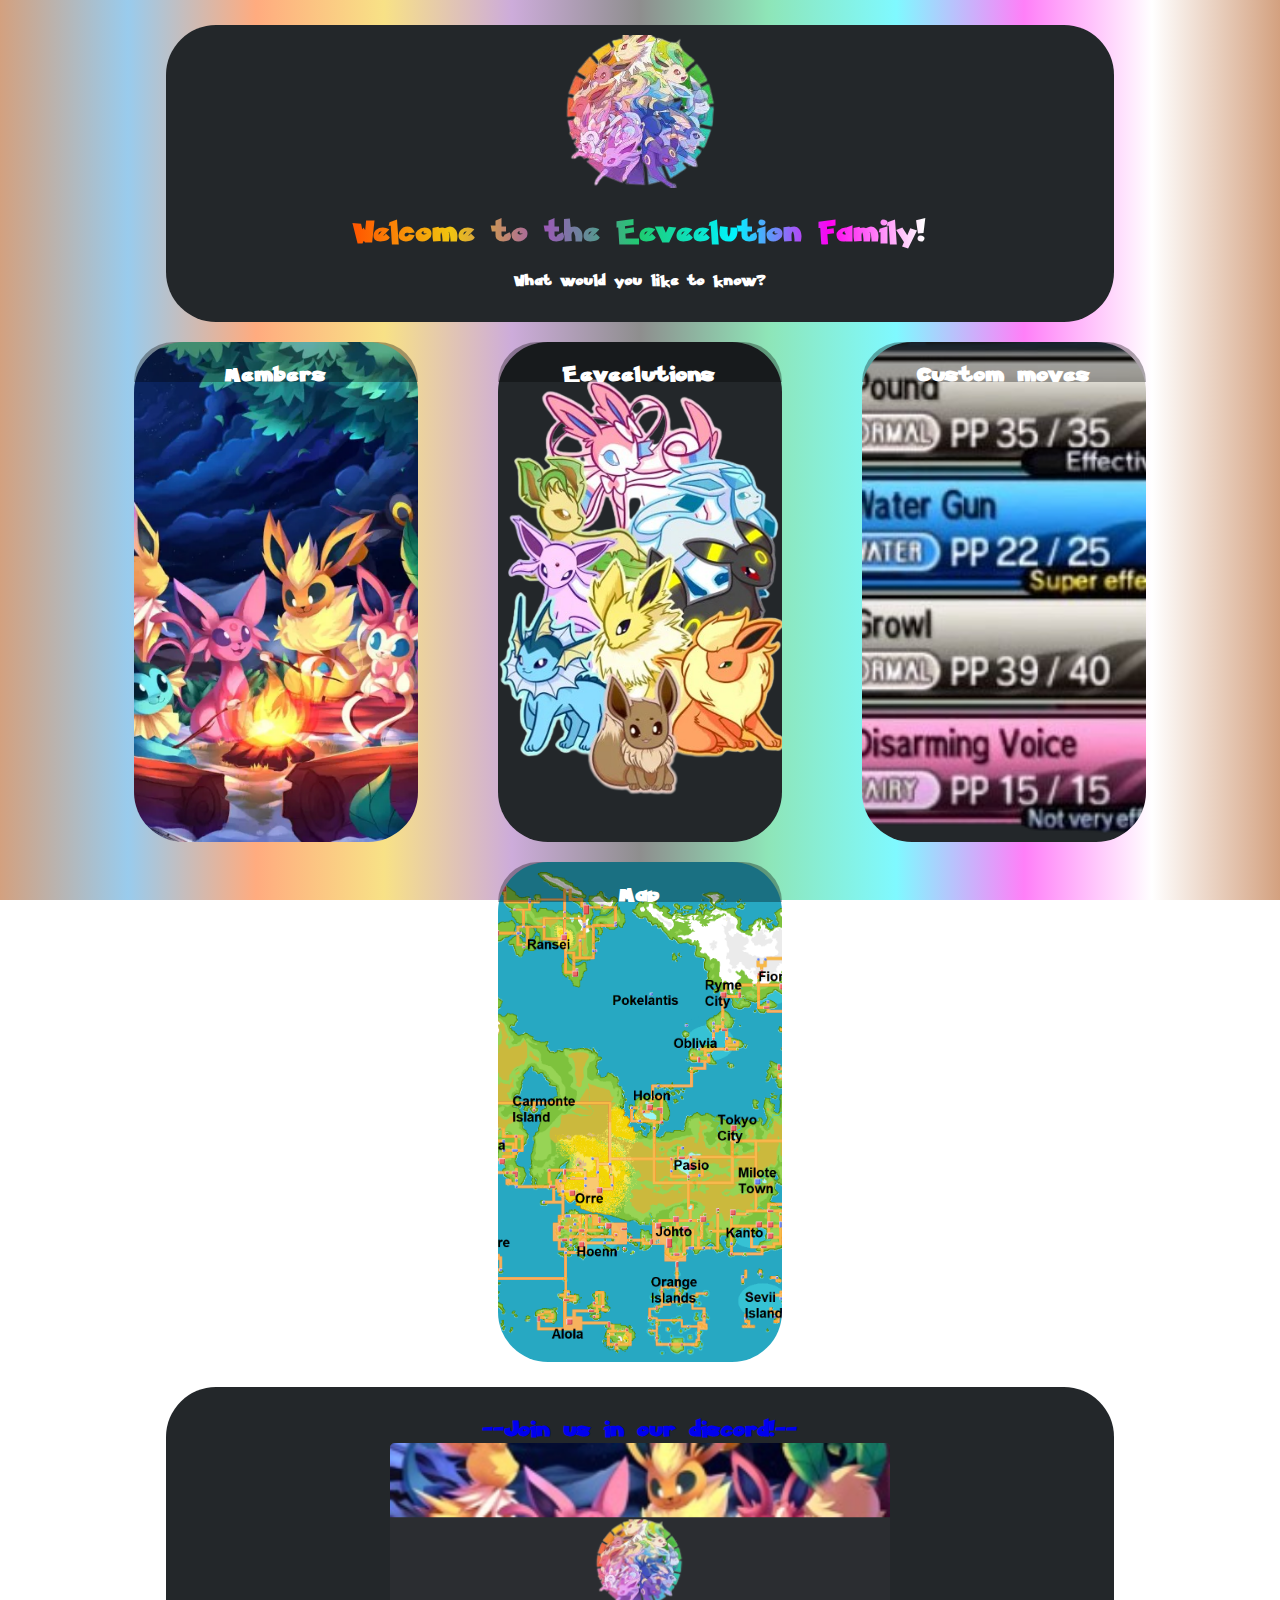
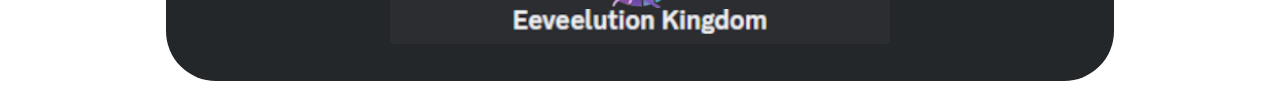
<file: index.html>
<!DOCTYPE html>
<html lang="en">
<head>
    <meta charset="UTF-8">
    <meta name="viewport" content="width=device-width; initial-scale = 1.0; maximum-scale=1.0; user-scalable=no" />
    <link rel="stylesheet" href="style.css">
    <link href="https://cdn.jsdelivr.net/npm/bootstrap@5.3.2/dist/css/bootstrap.min.css" rel="stylesheet" integrity="sha384-T3c6CoIi6uLrA9TneNEoa7RxnatzjcDSCmG1MXxSR1GAsXEV/Dwwykc2MPK8M2HN" crossorigin="anonymous">
    <script src="https://cdn.jsdelivr.net/npm/@popperjs/core@2.11.8/dist/umd/popper.min.js" integrity="sha384-I7E8VVD/ismYTF4hNIPjVp/Zjvgyol6VFvRkX/vR+Vc4jQkC+hVqc2pM8ODewa9r" crossorigin="anonymous"></script>
    <script src="https://cdn.jsdelivr.net/npm/bootstrap@5.3.2/dist/js/bootstrap.min.js" integrity="sha384-BBtl+eGJRgqQAUMxJ7pMwbEyER4l1g+O15P+16Ep7Q9Q+zqX6gSbd85u4mG4QzX+" crossorigin="anonymous"></script>
    <title>Eeveelution Family - Home</title>
    <link rel="icon" href="Imgs/Eeveelutions.png">
</head>
<body>
    <!--<nav>
        <div class="navbody">
            <div class="titlenlogo">
                <a href="index.html"><img src="Imgs/Eeveelutions.png" alt="Veelutions" title="Eeveelutions" class="navlogo"></a>
                <h2 class="title">Eeveelution Family</h2>
            </div>
            <div class="sites">
                <a href="members.html" class="sitebutton"><img src="Imgs/Eeveelutions.png" class="discicon">|Members</a>
                <a href="eeveelutions.html" class="sitebutton"><img src="Imgs/vee_face.png" class="discicon">|Eeveelutions</a>
                <a href="archivedGC.html" class="sitebutton"><img src="Imgs/disc.png" class="discicon">|Our archived groupchat</a>
            </div>
        </div>
    </nav>-->
    <div class="headdiv">
        <img src="Imgs/Eeveelutions.png" alt="Eeveelutionwheel" title="Eeveelutions" class="mainimage">
        <h1 class="eeveelutiontext pagetitle titles">Welcome to the Eeveelution Family!</h1>
        <h4 class="eeveelutiontext titles">What would you like to know?</h4>
    </div>
    <div style="text-align: center;">
        <a href="members.html" class="nounderline">
            <div class="navdiv membersbutton col-8 col-md-5 col-lg-3">
                <div class="hiddentext">
                    <h2 class="eeveelutiontext">Members</h2>
                    <p class="eeveelutiontext">This directs you to a page that lists all members, having their own member card.</p>
                </div>
            </div>
        </a>
        <a href="eeveelutions.html" class="nounderline">
            <div class="navdiv eeveelutionsbutton col-8 col-md-5 col-lg-3">
                <div class="hiddentext">
                    <h2 class="eeveelutiontext">Eeveelutions</h2>
                    <p class="eeveelutiontext">This is a quick and short explanation of all the eeveelutions that are currently released or custom-made.</p>
                </div>
            </div>
        </a>
        <a href="custommovesandabilities.html" class="nounderline">
            <div class="navdiv movesetsbutton col-8 col-md-5 col-lg-3">
                <div class="hiddentext">
                    <h2 class="eeveelutiontext">Custom moves<br>and abilities</h2>
                    <p class="eeveelutiontext">You can read about our created moves and abilities here.</p>
                </div>
            </div>
        </a>
        <a href="map.html" class="nounderline">
            <div class="navdiv mapbutton col-8 col-md-5 col-lg-3">
                <div class="hiddentext">
                    <h2 class="eeveelutiontext">Map</h2>
                    <p class="eeveelutiontext">You can view our little island's map and see what they do.</p>
                </div>
            </div>
        </a>
    </div>
    <div class="headdiv">
        <h2 class="eeveelutiontext"><a href="https://discord.gg/JWqQ6VhjYd" target="_blank" class="jointext">--Join us in our discord!-- <br><img src="Imgs/DiscordInvite.png" alt="discinv" title="Discord Invite" class="discInvite"></a></h2>
    </div>
</body>
</html>
</file>
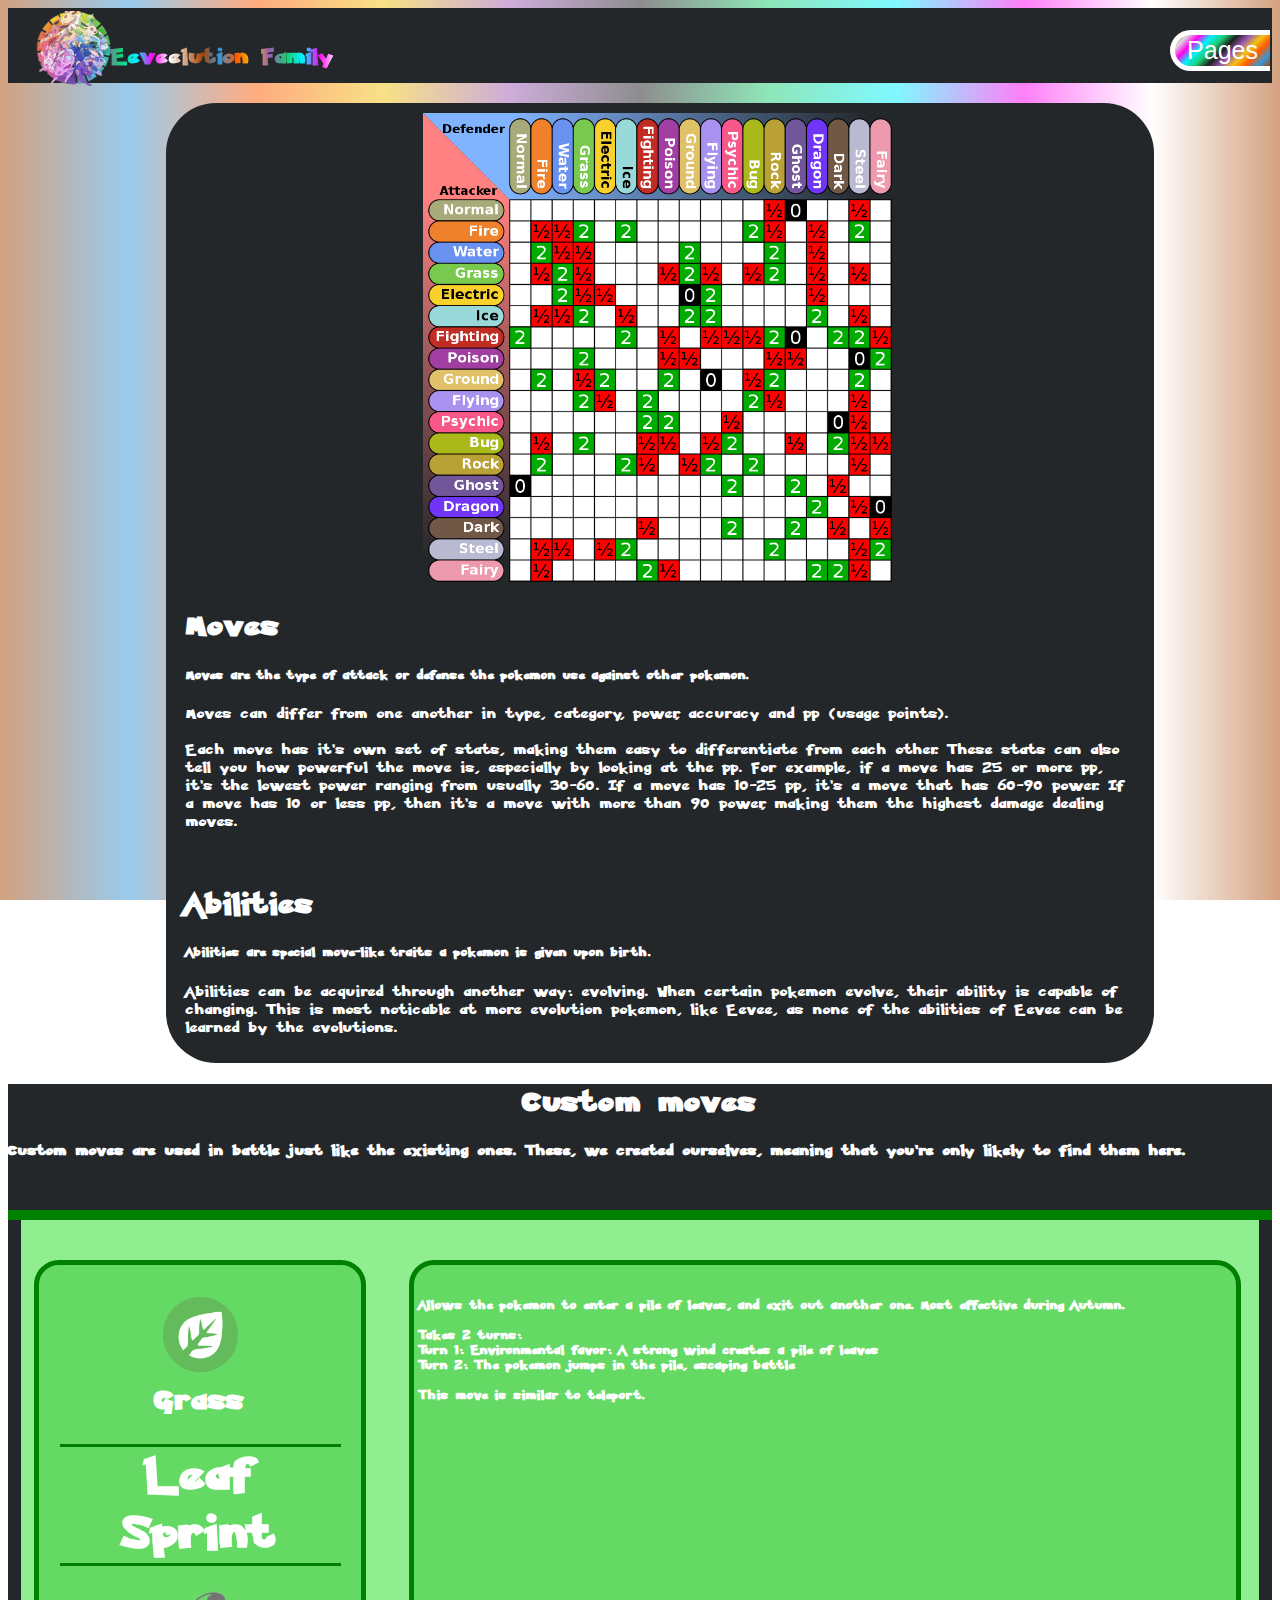
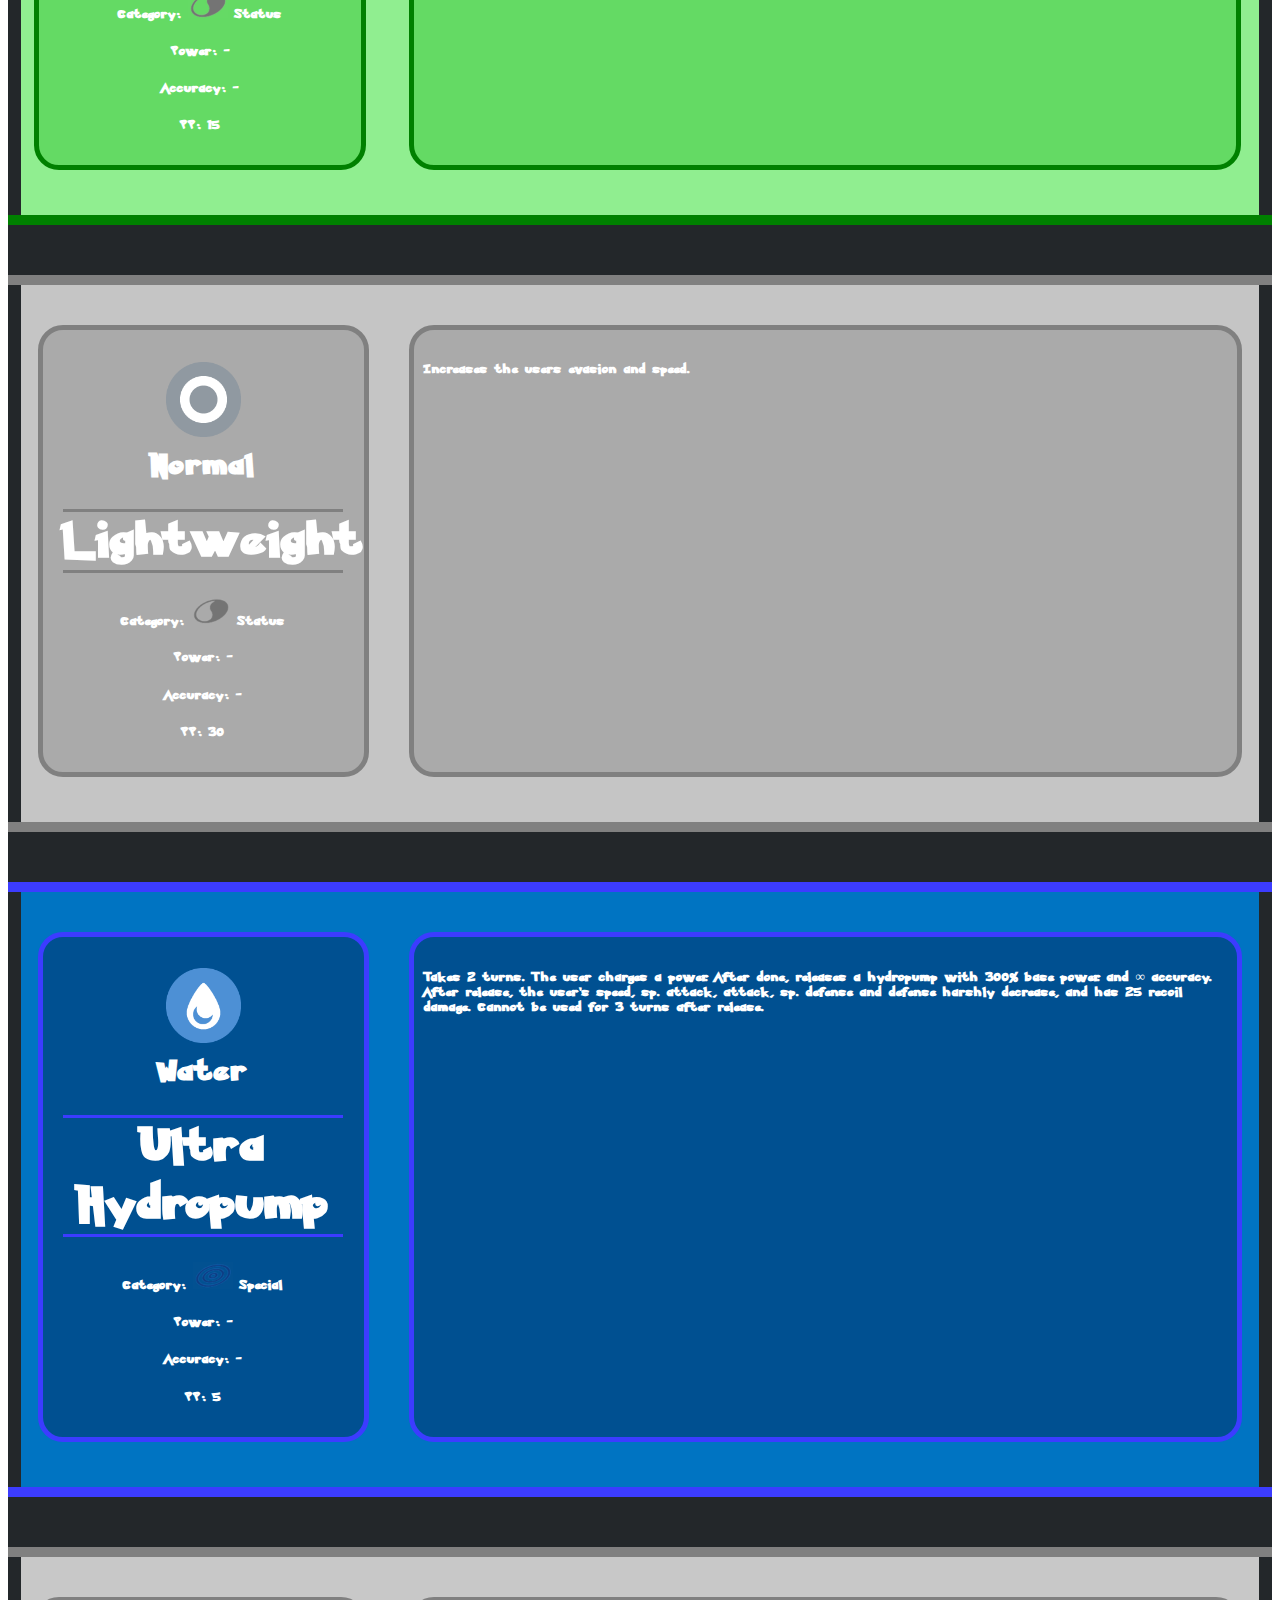
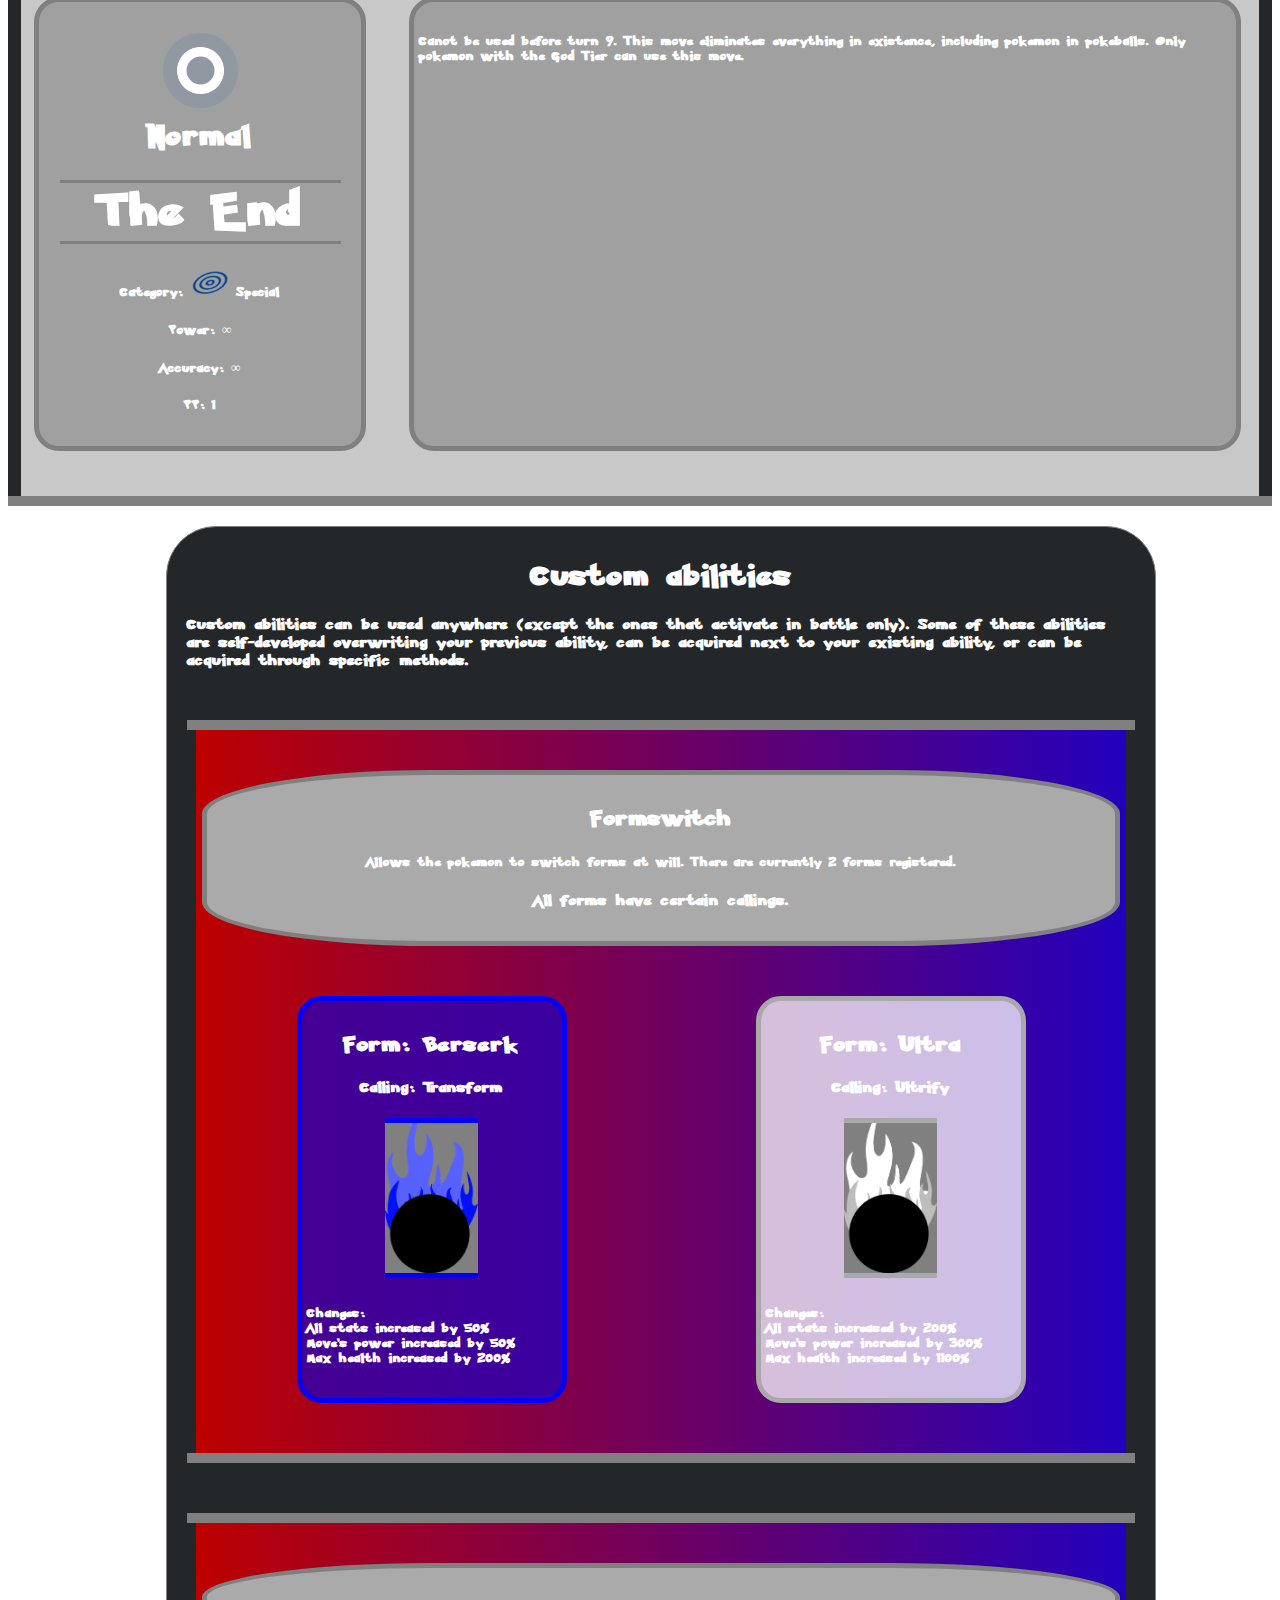
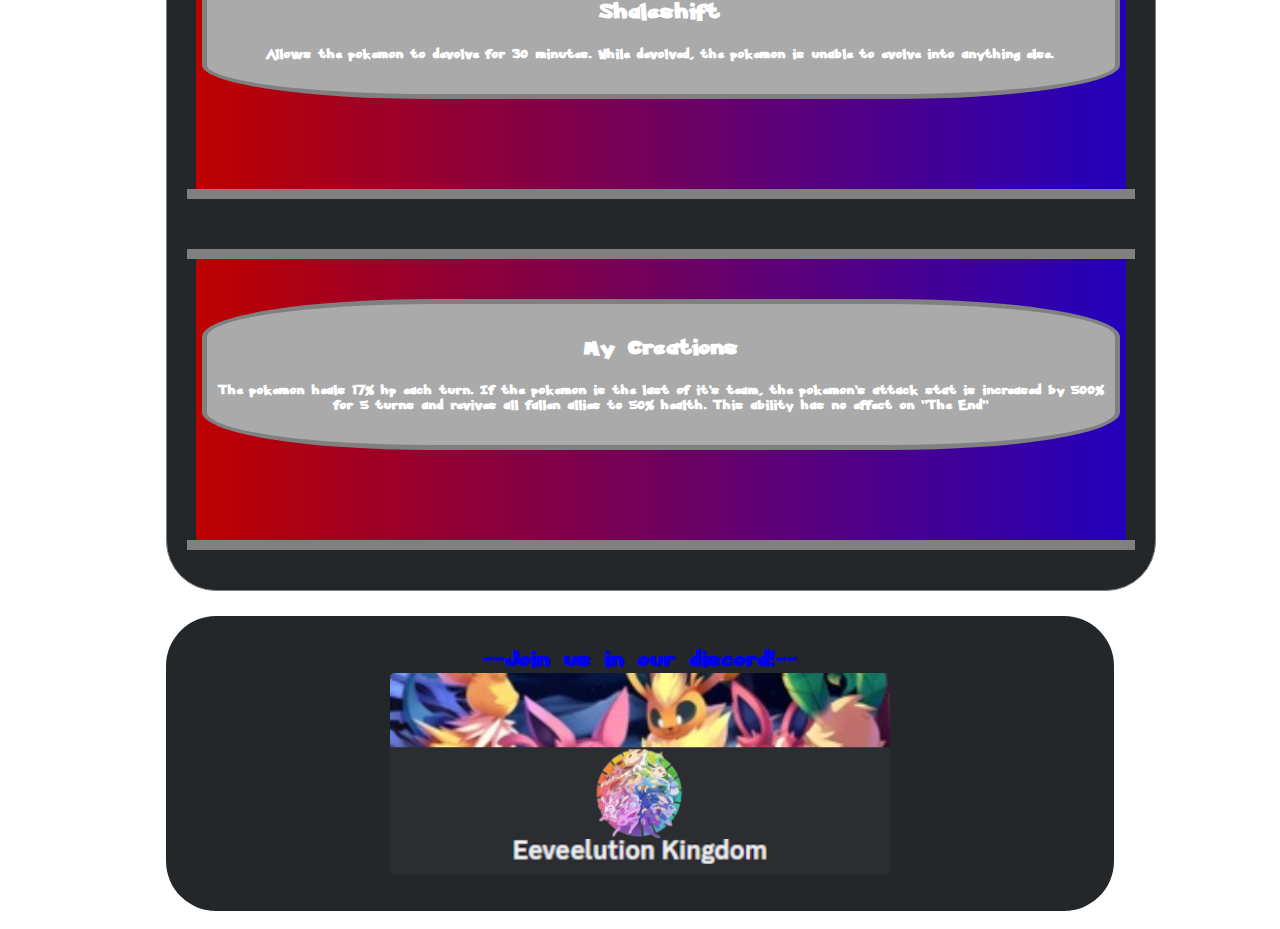
<file: custommovesandabilities.html>
<!DOCTYPE html>
<html lang="en">
<head>
    <meta charset="UTF-8">
    <meta name="viewport" content="width=device-width; initial-scale = 1.0; maximum-scale=1.0; user-scalable=no" />
    <link rel="stylesheet" href="style.css">
    <link href="https://cdn.jsdelivr.net/npm/bootstrap@5.3.2/dist/css/bootstrap.min.css" rel="stylesheet" integrity="sha384-T3c6CoIi6uLrA9TneNEoa7RxnatzjcDSCmG1MXxSR1GAsXEV/Dwwykc2MPK8M2HN" crossorigin="anonymous">
    <script src="https://cdn.jsdelivr.net/npm/@popperjs/core@2.11.8/dist/umd/popper.min.js" integrity="sha384-I7E8VVD/ismYTF4hNIPjVp/Zjvgyol6VFvRkX/vR+Vc4jQkC+hVqc2pM8ODewa9r" crossorigin="anonymous"></script>
    <script src="https://cdn.jsdelivr.net/npm/bootstrap@5.3.2/dist/js/bootstrap.min.js" integrity="sha384-BBtl+eGJRgqQAUMxJ7pMwbEyER4l1g+O15P+16Ep7Q9Q+zqX6gSbd85u4mG4QzX+" crossorigin="anonymous"></script>
    <title>Eeveelution Family - Custom moves and abilities</title>
    <link rel="icon" href="Imgs/Eeveelutions.png">
</head>
<body>
    <nav>
        <div class="navbody eeveelutiontext">
            <table style="width: 100%; max-height: 75px;">
                <tr>
                    <td style="width:65%; overflow: hidden; max-height: 75px; display: flexbox; flex-wrap: nowrap;">
                        <div class="titlenlogo">
                            <a href="index.html"><img src="Imgs/Eeveelutions.png" alt="Veelutions" title="Eeveelutions" class="navlogo"></a>
                            <h2 class="title">Eeveelution Family</h2>
                        </div>
                    </td>
                    <td style="width: 30%; max-height: 75px;">
                        <div class="dropdown eeveelutiontext">
                            <button class="dropbtn">Pages</button>
                            <div class="dropdown-content">
                                <a href="custommovesandabilities.html" class="sitebutton"><img src="Imgs/Movesets_icon.png" class="discicon">|Movesets</a>
                                <br>
                                <br>
                                <br>
                                <a href="members.html" class="sitebutton"><img src="Imgs/Eeveelutions.png" class="discicon">|Members</a>
                                <br>
                                <br>
                                <br>
                                <a href="eeveelutions.html" class="sitebutton"><img src="Imgs/vee_face.png" class="discicon">|Eeveelutions</a>
                                <br>
                                <br>
                                <br>
                                <a href="map.html" class="sitebutton"><img src="Imgs/Map.png" class="discicon" style="border-radius: 5px;">|Map</a>
                            </div>
                          </div> 
                    </td>
                </tr>
            </table>
        </div>
    </nav>

    <div class="movesetexplanation">
        <img src="Imgs/Pokemon_Type_Chart.png" alt="Type Chart" title="Type Effectiveness Chart" class="TypeChart">
        <h1 class="eeveelutiontext">Moves</h1>
        <h5 class="eeveelutiontext">Moves are the type of attack or defense the pokemon use against other pokemon.</h5>
        <p class="eeveelutiontext">Moves can differ from one another in type, category, power, accuracy and pp (usage points). <br><br>Each move has it's own set of stats, making them easy to differentiate from each other. These stats can also tell you how powerful the move is, especially by looking at the pp. For example, if a move has 25 or more pp, it's the lowest power ranging from usually 30-60. If a move has 10-25 pp, it's a move that has 60-90 power. If a move has 10 or less pp, then it's a move with more than 90 power, making them the highest damage dealing moves.</p>
        <br>
        <h1 class="eeveelutiontext">Abilities</h1>
        <h5 class="eeveelutiontext">Abilities are special move-like traits a pokemon is given upon birth.</h5>
        <p class="eeveelutiontext">Abilities can be acquired through another way: evolving. When certain pokemon evolve, their ability is capable of changing. This is most noticable at more evolution pokemon, like Eevee, as none of the abilities of Eevee can be learned by the evolutions.</p>
    </div>

    <div class="moves eeveelutiontext">
        <h1><center>Custom moves</center></h1>
        <h4>Custom moves are used in battle just like the existing ones. These, we created ourselves, meaning that you're only likely to find them here.</h4>
        <div class="LeafSpirit">
            <div class="moveInfo">
                <h1><img src="Imgs/Grass_Type.png" alt="Grass Type" title="Grass Type Move" class="moveType"><br>Grass</h1>
                <center><h2 class="moveName">Leaf Sprint</h2></center>
                <h5>Category: <img src="Imgs/move_status.png" alt="Status Move" title="Category: Status" class="moveCategory"> Status</h5>
                <h5>Power: -</h5>
                <h5>Accuracy: -</h5>
                <h5>PP: 15</h5>
            </div>
            <div class="moveDesc">
                <h5>Allows the pokemon to enter a pile of leaves, and exit out another one. Most effective during Autumn. <br><br>Takes 2 turns: <br>Turn 1: Environmental favor: A strong wind creates a pile of leaves <br>Turn 2: The pokemon jumps in the pile, escaping battle <br><br>This move is similar to teleport.</h5>
            </div>
        </div>
        <div class="LightWeight">
            <div class="moveInfo">
                <h1><img src="Imgs/Normal_Type.png" alt="Normal Type" title="Normal Type Move" class="moveType"><br>Normal</h1>
                <center><h2 class="moveName">Lightweight</h2></center>
                <h5>Category: <img src="Imgs/move_status.png" alt="Status Move" title="Category: Status" class="moveCategory"> Status</h5>
                <h5>Power: -</h5>
                <h5>Accuracy: -</h5>
                <h5>PP: 30</h5>
            </div>
            <div class="moveDesc">
                <h5>Increases the users evasion and speed.</h5>
            </div>
        </div>
        <div class="UltraPump">
            <div class="moveInfo">
                <h1><img src="Imgs/Water_Type.png" alt="Water Type" title="Water Type Move" class="moveType"><br>Water</h1>
                <center><h2 class="moveName">Ultra Hydropump</h2></center>
                <h5>Category: <img src="Imgs/move_special.png" alt="Special Move" title="Category: Special" class="moveCategory"> Special</h5>
                <h5>Power: -</h5>
                <h5>Accuracy: -</h5>
                <h5>PP: 5</h5>
            </div>
            <div class="moveDesc">
                <h5>Takes 2 turns. The user charges a power. After done, releases a hydropump with 300% base power. and ∞ accuracy. After release, the user's speed, sp. attack, attack, sp. defense and defense harshly decrease, and has 25 recoil damage. Cannot be used for 3 turns after release.</h5>
            </div>
        </div>
        <div class="TheEnd">
            <div class="moveInfo">
                <h1><img src="Imgs/Normal_Type.png" alt="Normal Type" title="Normal Type Move" class="moveType"><br>Normal</h1>
                <center><h2 class="moveName">The End</h2></center>
                <h5>Category: <img src="Imgs/move_special.png" alt="Special Move" title="Category: Special" class="moveCategory"> Special</h5>
                <h5>Power: ∞</h5>
                <h5>Accuracy: ∞</h5>
                <h5>PP: 1</h5>
            </div>
            <div class="moveDesc">
                <h5>Canot be used before turn 9. This move eliminates everything in existence, including pokemon in pokeballs. Only pokemon with the God Tier can use this move.</h5>
            </div>
        </div>
    </div>
    <div class="abilities eeveelutiontext">
        <h1><center>Custom abilities</center></h1>
        <h4>Custom abilities can be used anywhere (except the ones that activate in battle only). Some of these abilities are self-developed overwriting your previous ability, can be acquired next to your existing ability, or can be acquired through specific methods.</h4>
        <div class="transform">
            <div class="AbilityInfo">
                <h2 class="AbilityName">Formswitch</h2>
                <h5>Allows the pokemon to switch forms at will. There are currently 2 forms registered.</h5>
                <h4>All forms have certain callings.</h4>
            </div>
            <div class="transformForms">
                <div class="Form Berserk">
                    <center><h2 class="FormName">Form: Berserk</h2>
                    <h4>Calling: Transform</h4>
                    <img src="Imgs/Berserk.png" alt="Berserk Illustration" title="Illustration: Berserk" class="FormImage"></center>
                    <h5>Changes: <br>All stats increased by 50% <br>Move's power increased by 50% <br>Max health increased by 200%</h5>
                </div>
                <div class="Form Ultra">
                    <center><h2 class="FormName">Form: Ultra</h2>
                    <h4>Calling: Ultrify</h4>
                    <img src="Imgs/Ultrify.png" alt="Ultrify Illustration" title="Illustration: Ultrify" class="FormImage"></center>
                    <h5>Changes: <br>All stats increased by 200% <br>Move's power increased by 300% <br>Max health increased by 1100%</h5>
                </div>
            </div>
        </div>
        <div class="transform">
            <div class="AbilityInfo">
                <h2 class="AbilityName">Shaleshift</h2>
                <h5>Allows the pokemon to devolve for 30 minutes. While devolved, the pokemon is unable to evolve into anything else.</h5>
            </div>
        </div>
        <div class="transform">
            <div class="AbilityInfo">
                <h2 class="AbilityName">My Creations</h2>
                <h5>The pokemon heals 17% hp each turn. If the pokemon is the last of it's team, the pokemon's attack stat is increased by 500% for 5 turns and revives all fallen allies to 50% health. This ability has no effect on "The End"</h5>
            </div>
        </div>
    </div>

    <div class="headdiv">
        <h2 class="eeveelutiontext"><a href="https://discord.gg/JWqQ6VhjYd" target="_blank" class="jointext">--Join us in our discord!-- <br><img src="Imgs/DiscordInvite.png" alt="discinv" title="Discord Invite" class="discInvite"></a></h2>
    </div>
</body>
</html>
</file>
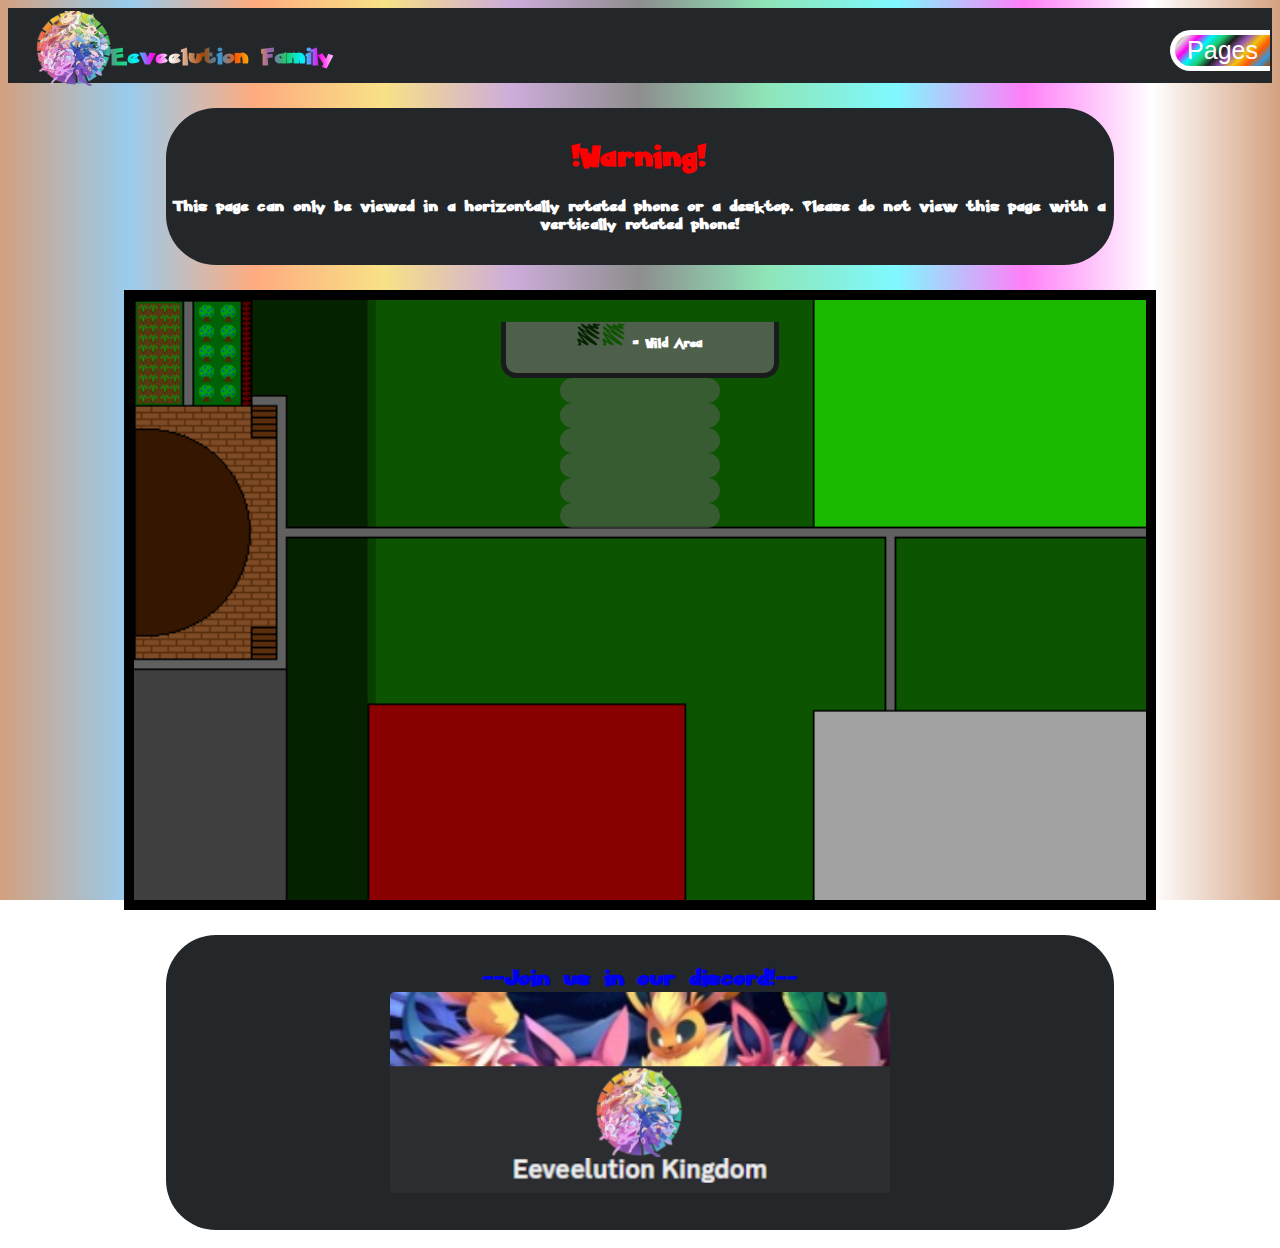
<file: map.html>
<!DOCTYPE html>
<html lang="en">
    <head>
        <meta charset="UTF-8">
        <meta name="viewport" content="width=device-width; initial-scale = 1.0; maximum-scale=1.0; user-scalable=no" />
        <link rel="stylesheet" href="style.css">
        <link href="https://cdn.jsdelivr.net/npm/bootstrap@5.3.2/dist/css/bootstrap.min.css" rel="stylesheet" integrity="sha384-T3c6CoIi6uLrA9TneNEoa7RxnatzjcDSCmG1MXxSR1GAsXEV/Dwwykc2MPK8M2HN" crossorigin="anonymous">
        <script src="https://cdn.jsdelivr.net/npm/@popperjs/core@2.11.8/dist/umd/popper.min.js" integrity="sha384-I7E8VVD/ismYTF4hNIPjVp/Zjvgyol6VFvRkX/vR+Vc4jQkC+hVqc2pM8ODewa9r" crossorigin="anonymous"></script>
        <script src="https://cdn.jsdelivr.net/npm/bootstrap@5.3.2/dist/js/bootstrap.min.js" integrity="sha384-BBtl+eGJRgqQAUMxJ7pMwbEyER4l1g+O15P+16Ep7Q9Q+zqX6gSbd85u4mG4QzX+" crossorigin="anonymous"></script>
        <title>Eeveelution Family - Map</title>
        <link rel="icon" href="Imgs/Eeveelutions.png">
    </head>
<body>
    <nav>
        <div class="navbody eeveelutiontext">
            <table style="width: 100%; max-height: 75px;">
                <tr>
                    <td style="width:65%; overflow: hidden; max-height: 75px; display: flexbox; flex-wrap: nowrap;">
                        <div class="titlenlogo">
                            <a href="index.html"><img src="Imgs/Eeveelutions.png" alt="Veelutions" title="Eeveelutions" class="navlogo"></a>
                            <h2 class="title">Eeveelution Family</h2>
                        </div>
                    </td>
                    <td style="width: 30%; max-height: 75px;">
                        <div class="dropdown eeveelutiontext">
                            <button class="dropbtn">Pages</button>
                            <div class="dropdown-content">
                                <a href="custommovesandabilities.html" class="sitebutton"><img src="Imgs/Movesets_icon.png" class="discicon">|Movesets</a>
                                <br>
                                <br>
                                <br>
                                <a href="members.html" class="sitebutton"><img src="Imgs/Eeveelutions.png" class="discicon">|Members</a>
                                <br>
                                <br>
                                <br>
                                <a href="eeveelutions.html" class="sitebutton"><img src="Imgs/vee_face.png" class="discicon">|Eeveelutions</a>
                                <br>
                                <br>
                                <br>
                                <a href="map.html" class="sitebutton"><img src="Imgs/Map.png" class="discicon" style="border-radius: 5px;">|Map</a>
                            </div>
                          </div> 
                    </td>
                </tr>
            </table>
        </div>
    </nav>

    <div class="headdiv eeveelutiontext">
        <h1 style="color: red;">!Warning!</h1>
        <h4>This page can only be viewed in a horizontally rotated phone or a desktop. Please do not view this page with a vertically rotated phone!</h3>
    </div>

    <div class="map">
        <div class="eeveelutiontext infolabel">
            <h5><img src="Imgs/Scribble.png" alt="Scribble" title="Darkgreen Colored Scribble" style="width: 25px; filter: invert(12%) sepia(17%) saturate(2971%) hue-rotate(64deg) brightness(91%) contrast(105%);"><img src="Imgs/Scribble.png" alt="Scribble" title="Green Colored Scribble" style="width: 25px; filter: invert(19%) sepia(70%) saturate(1843%) hue-rotate(79deg) brightness(96%) contrast(102%);"> = Wild Area</h5>
        </div>
        <div class="eeveelutiontext namelabel">
            <h5>Farm</h5>
            <p>The farm is just a farm. I mean what did you expect? You're probably here to see what we're growing. Our current selection is not big, we only grow nature mints and oran berries. <br><br>The farm is exactly in the top-left corner on the map.</p>
        </div>
        <div class="eeveelutiontext namelabel">
            <h5>Treehouse</h5>
            <p>The treehouse is the place we all live in. It's an overgrown tree with a lot of floors inside. Each floor has many rooms, empty or occupied. It doesn't have a basement or cellar. It has a very spacious kitchen and even even bigger living room. Don't go up to the attic tho. That room is personalized for Ash and his belongings, so if you go up there and touch anything, you'll probably die. <br><br>The treehosue is located under the farm.</p>
        </div>
        <div class="eeveelutiontext namelabel">
            <h5>Ash's workfield</h5>
            <p>This giant space is extremely large, and mostly empty as of the moment. It has 2 landing pads with 2 different spaceships, a training ground and an area full of growth chambers. As long as you steer clear of this space, Ash will not end your life. <br><br>The workfield is located under the treehouse, colored in darker grey.</p>
        </div>
        <div class="eeveelutiontext namelabel">
            <h5>Danger Area</h5>
            <p>This specific spot contains a every dangerous thing ever, including a Max Lair. Pokemon found here are usually above lvl. 95 with IVs of 100%. <br><br>Suggestion: Avoid this area at all costs. <br><br>The danger area is located East of the workfield, colored in red on the map.</p>
        </div>
        <div class="eeveelutiontext namelabel">
            <h5>City</h5>
            <p>There's not much to say about this. This city is located east of the treehouse, and it contains a pokecenter, pokemart, hotels, everything you could ever ask for. Unfortunately, there are plenty of trainers too, so if you come across one either hide or run away. If he wants a fight, feel free to fight them, tho if they successfully capture you you can say goodbye to the treehouse. <br><br>The city is located at the bottom right corner.</p>
        </div>
        <div class="eeveelutiontext namelabel">
            <h5>Orchard</h5>
            <p>This is just an orchard that grows all types of berries and trees. If you need ingredients for something, this is most likely the place to go if it's plants you're looking for. <br><br>The orchard is located at the top left corner of the map, colored in light green.</p>
        </div>
    </div>

    <div class="headdiv">
        <h2 class="eeveelutiontext"><a href="https://discord.gg/JWqQ6VhjYd" target="_blank" class="jointext">--Join us in our discord!-- <br><img src="Imgs/DiscordInvite.png" alt="discinv" title="Discord Invite" class="discInvite"></a></h2>
    </div>
</body>
</html>
</file>
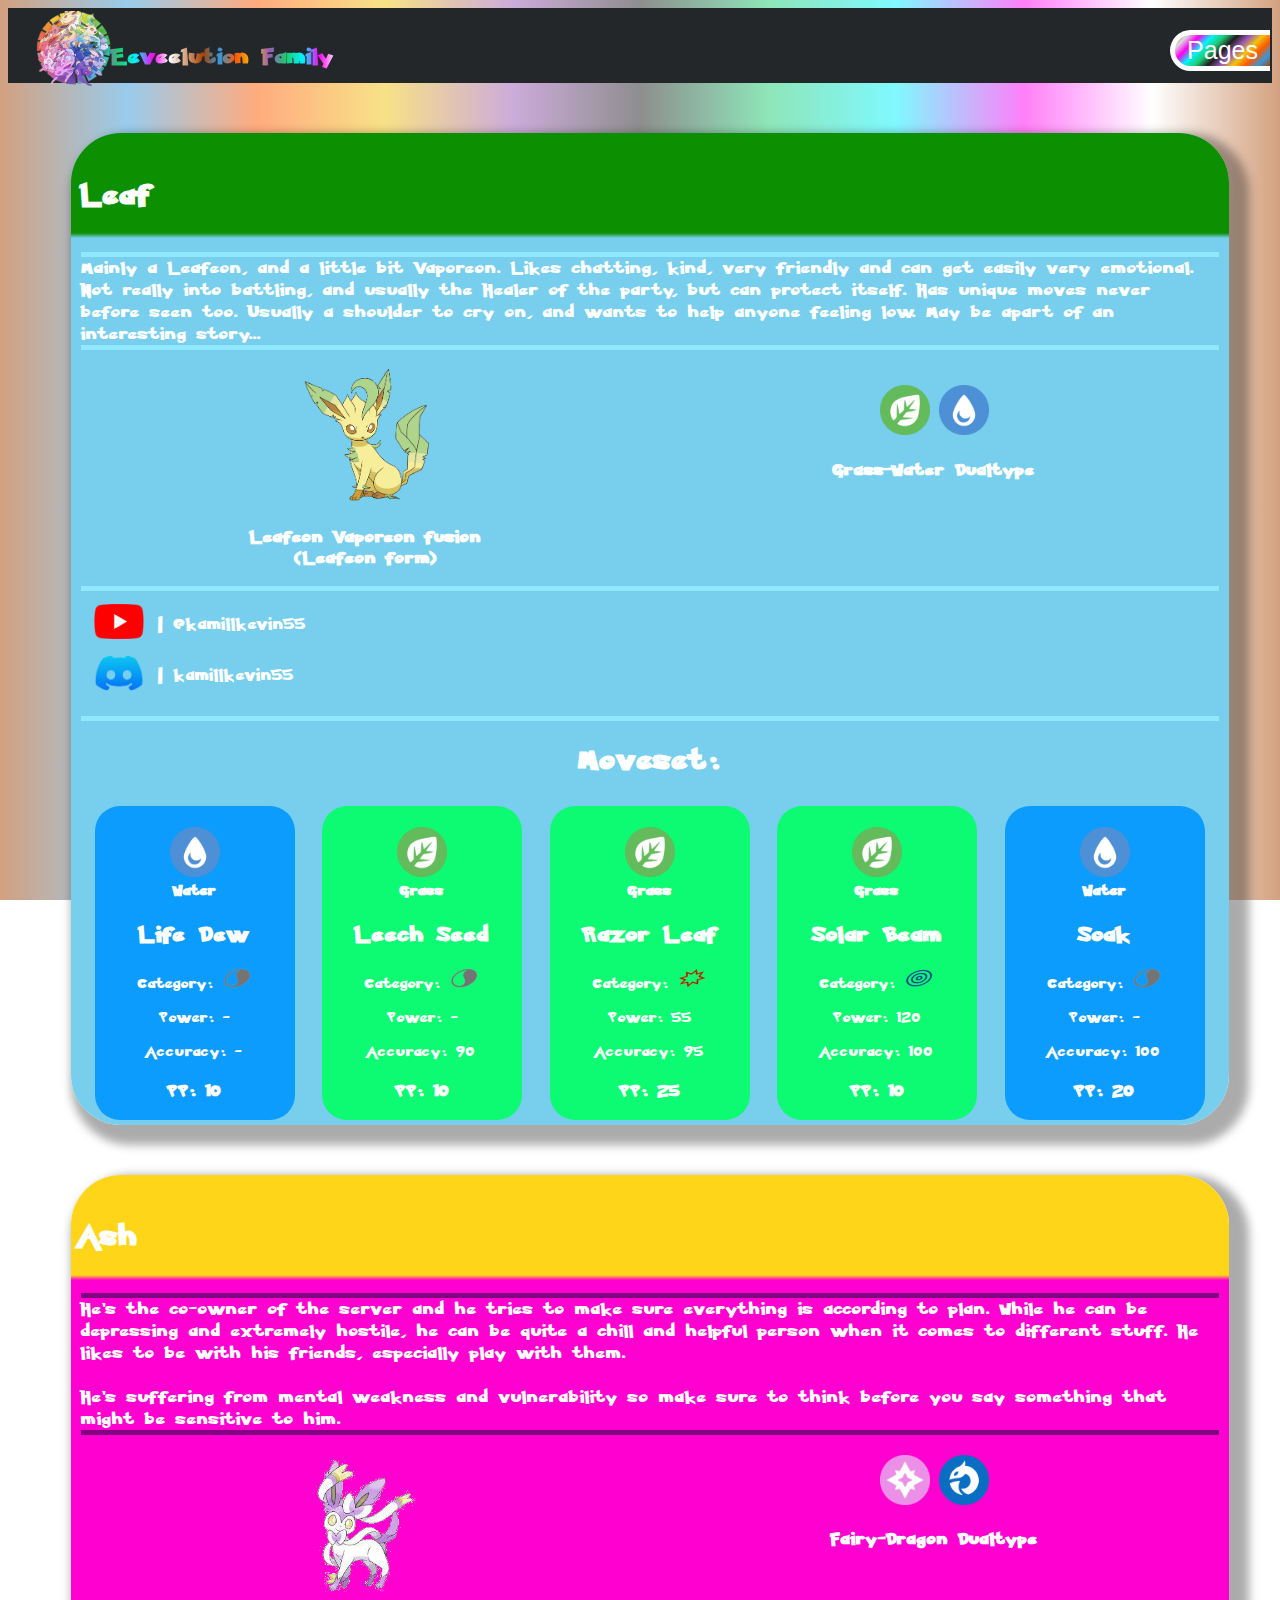
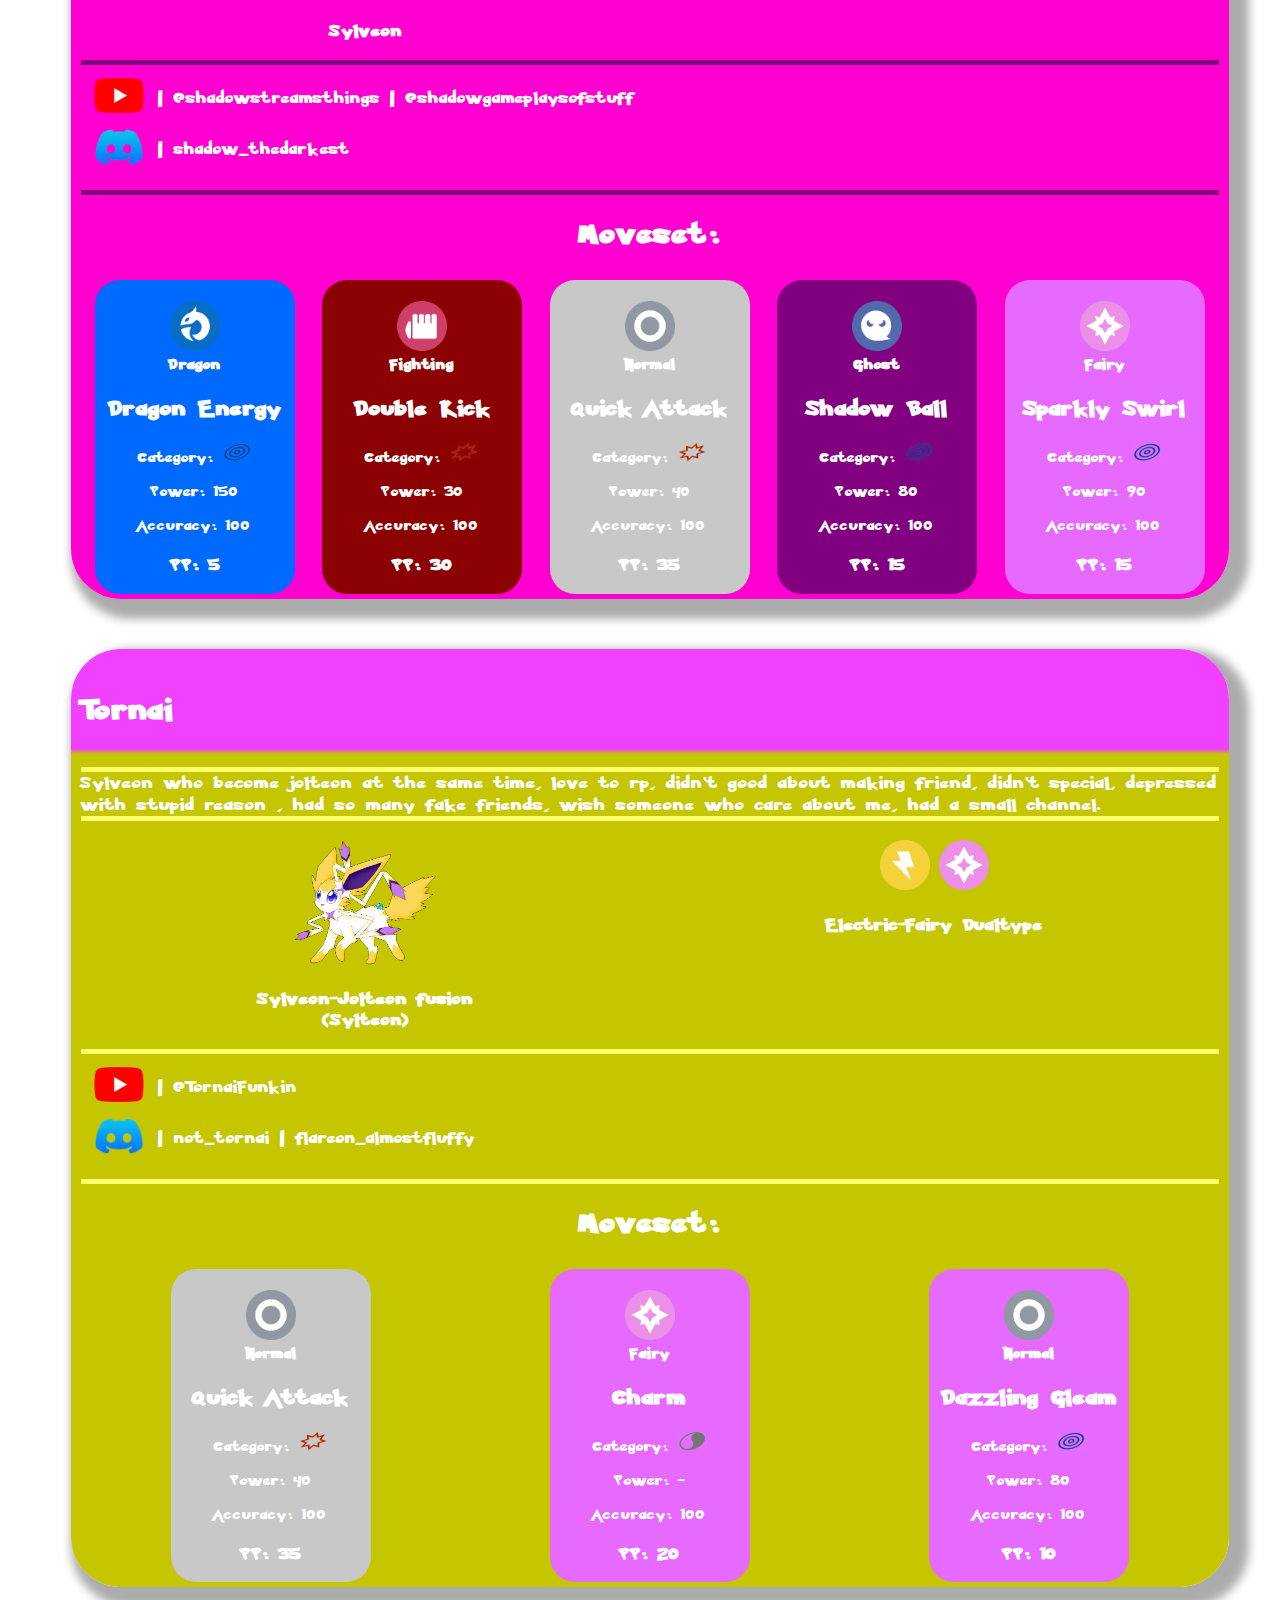
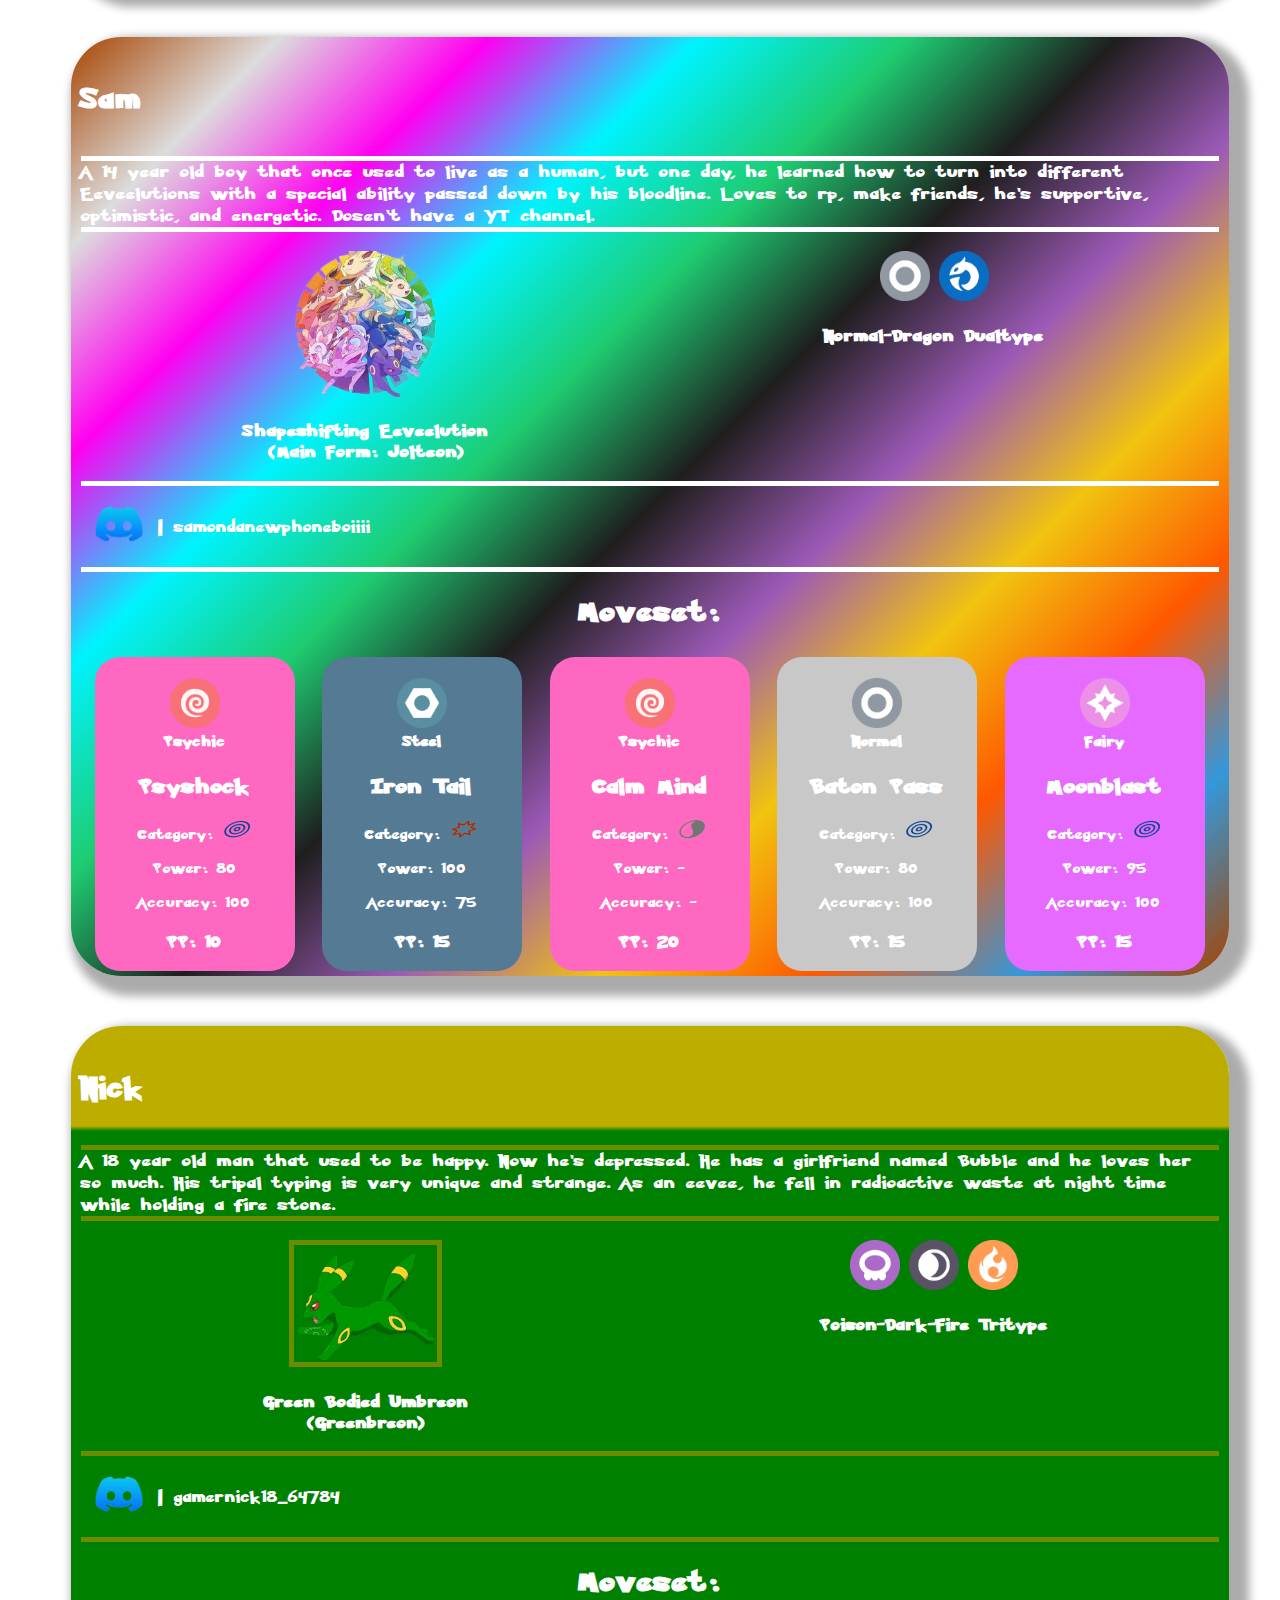
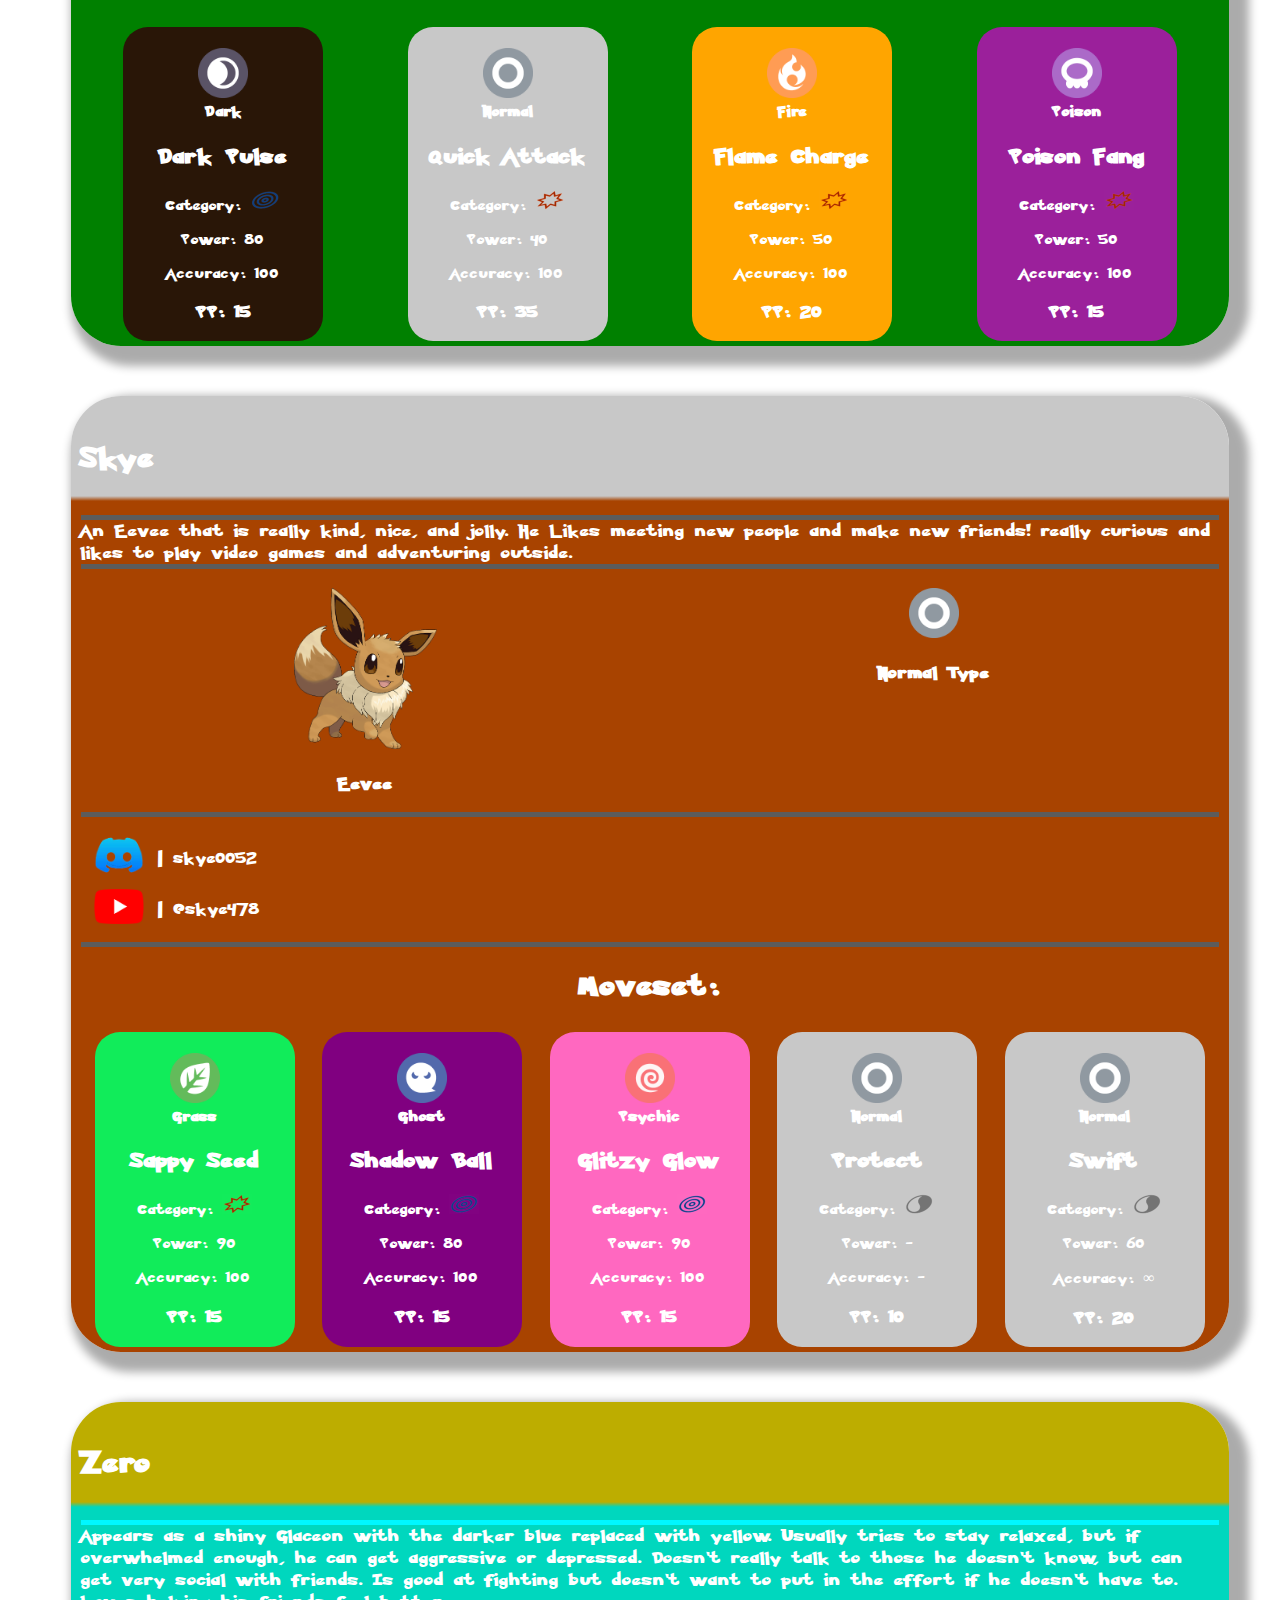
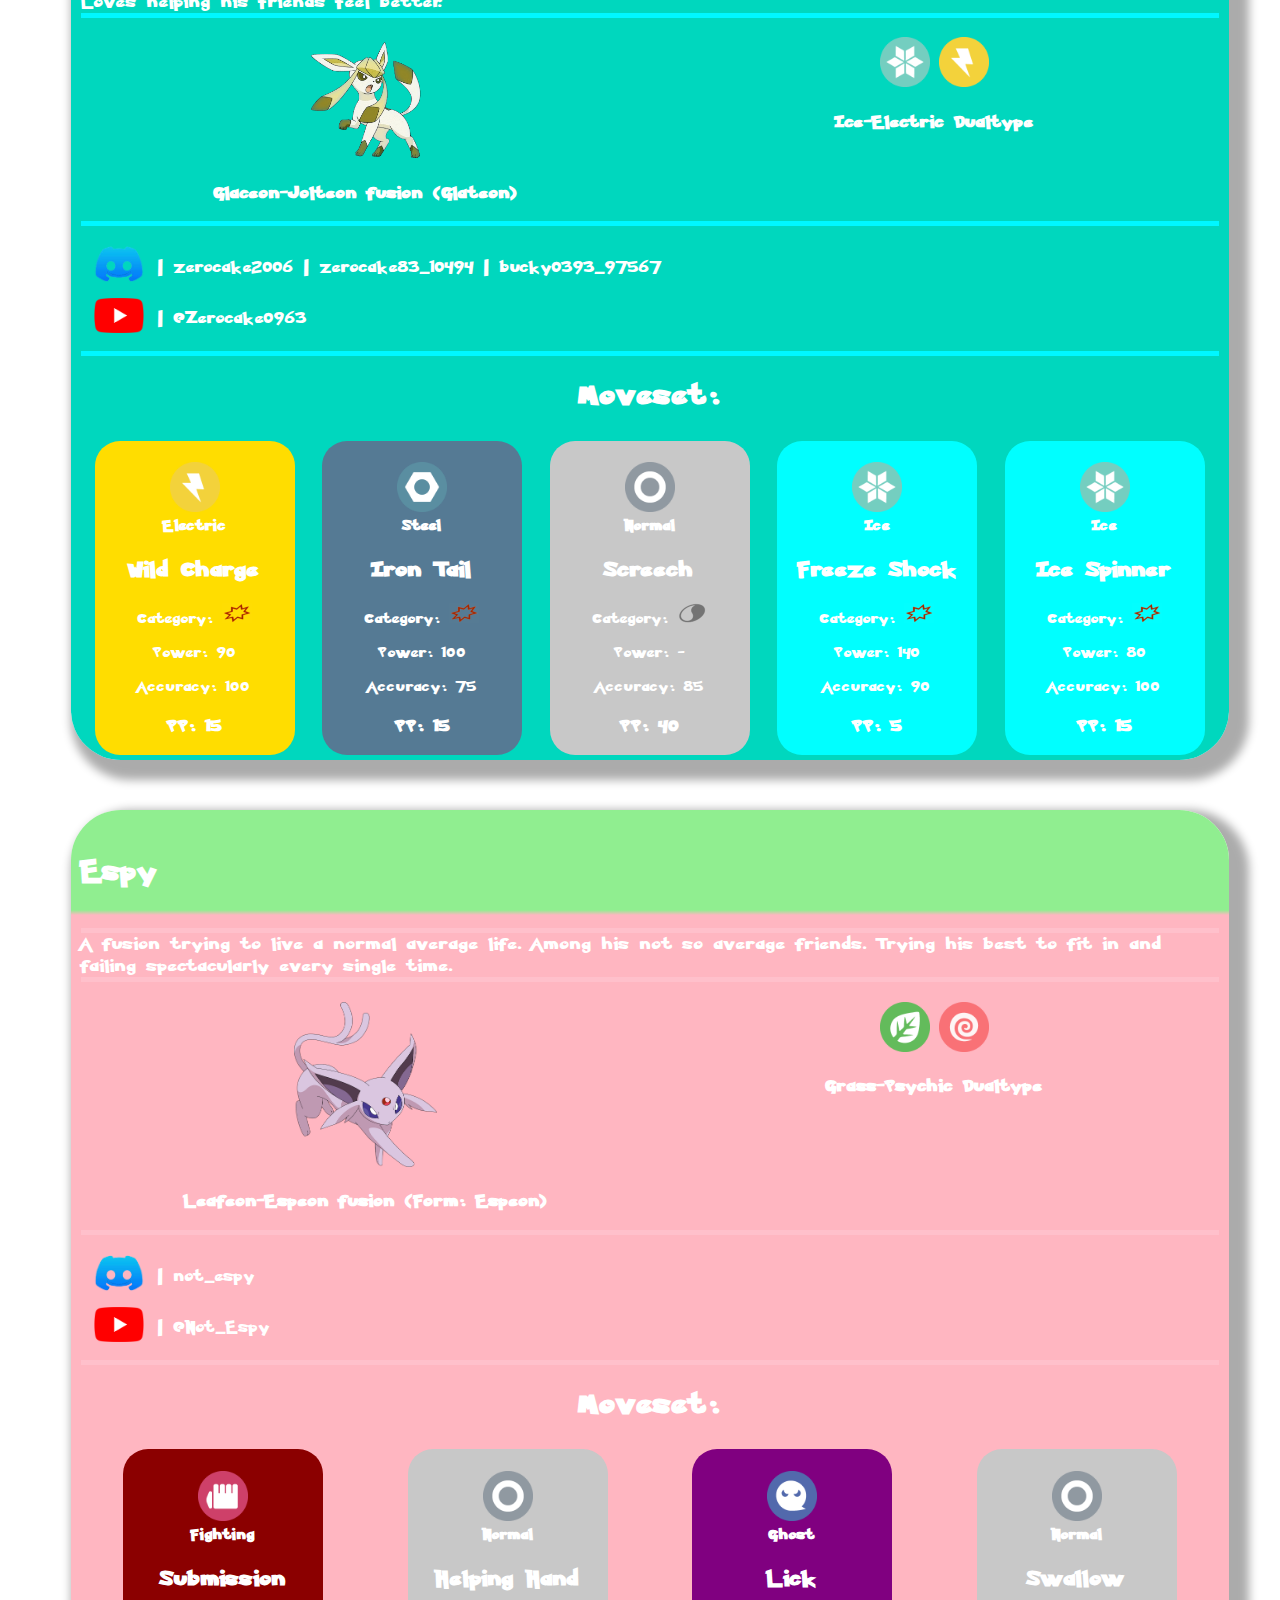
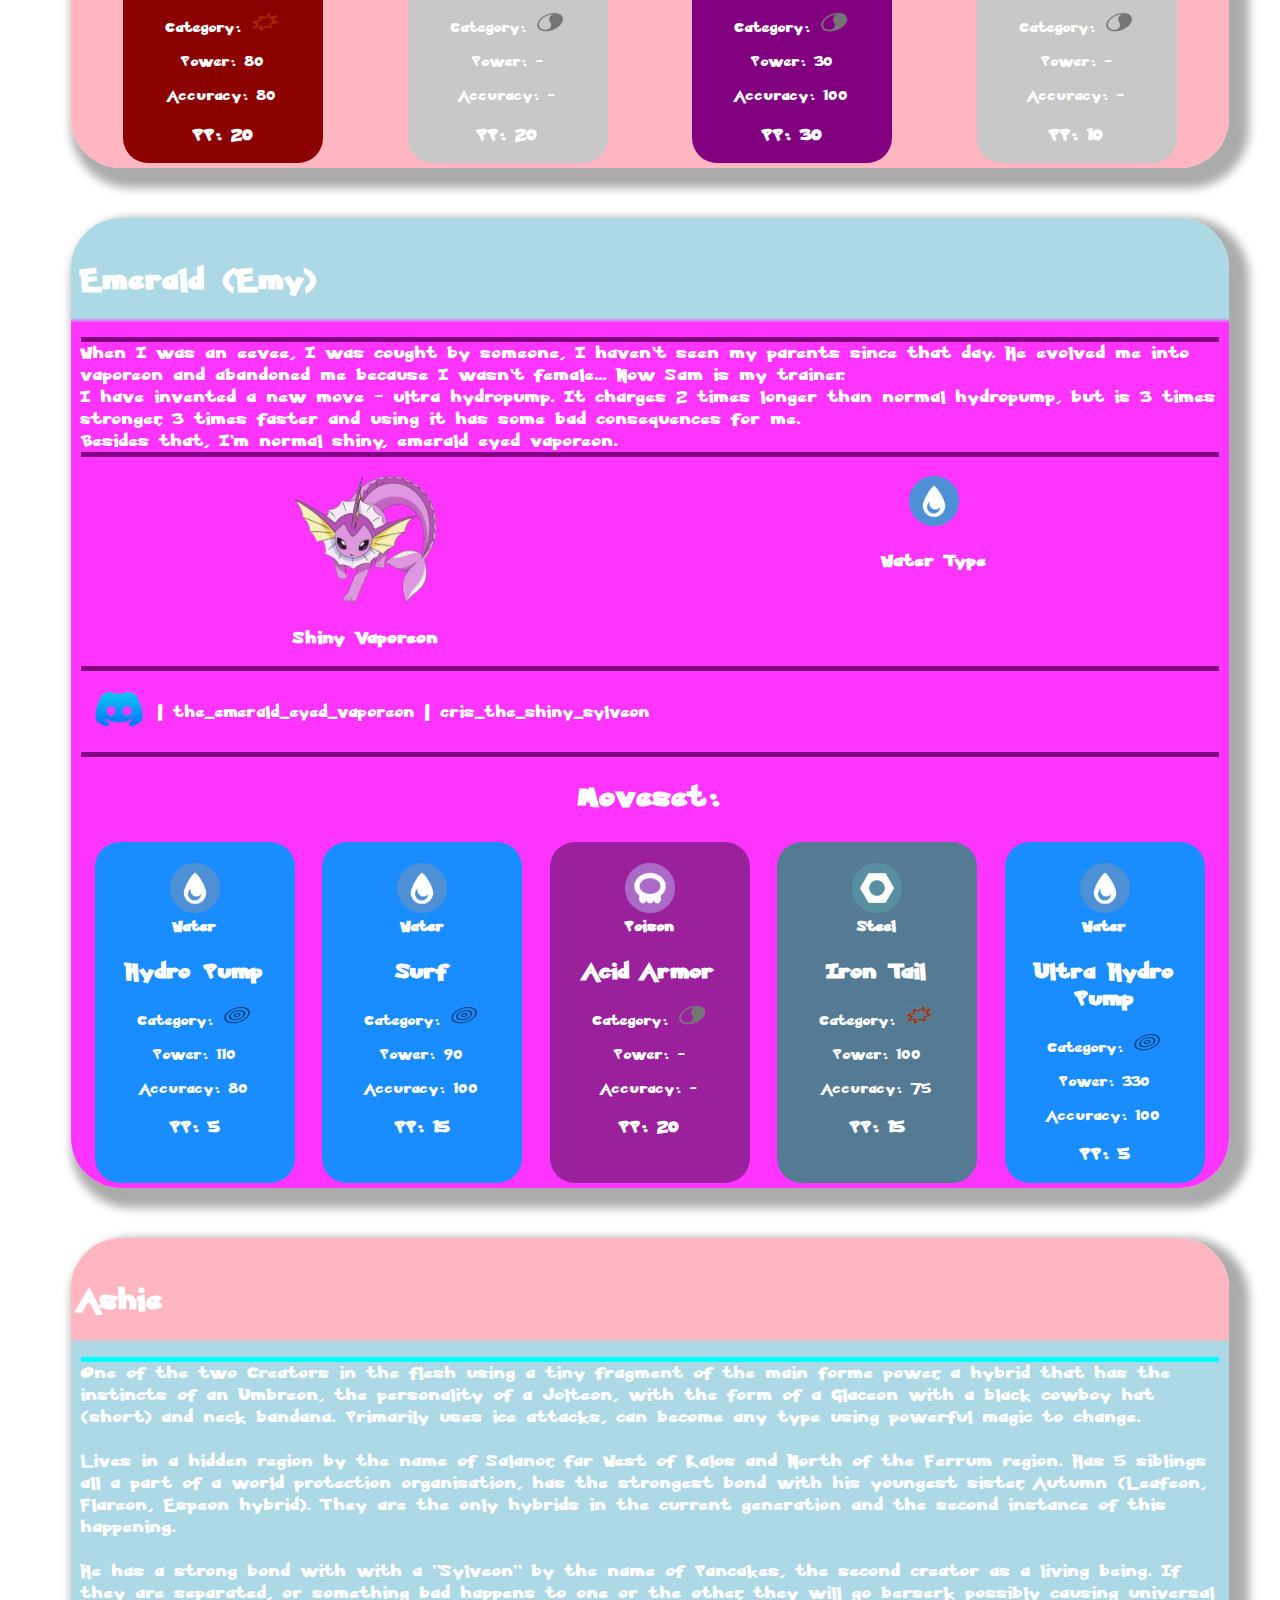
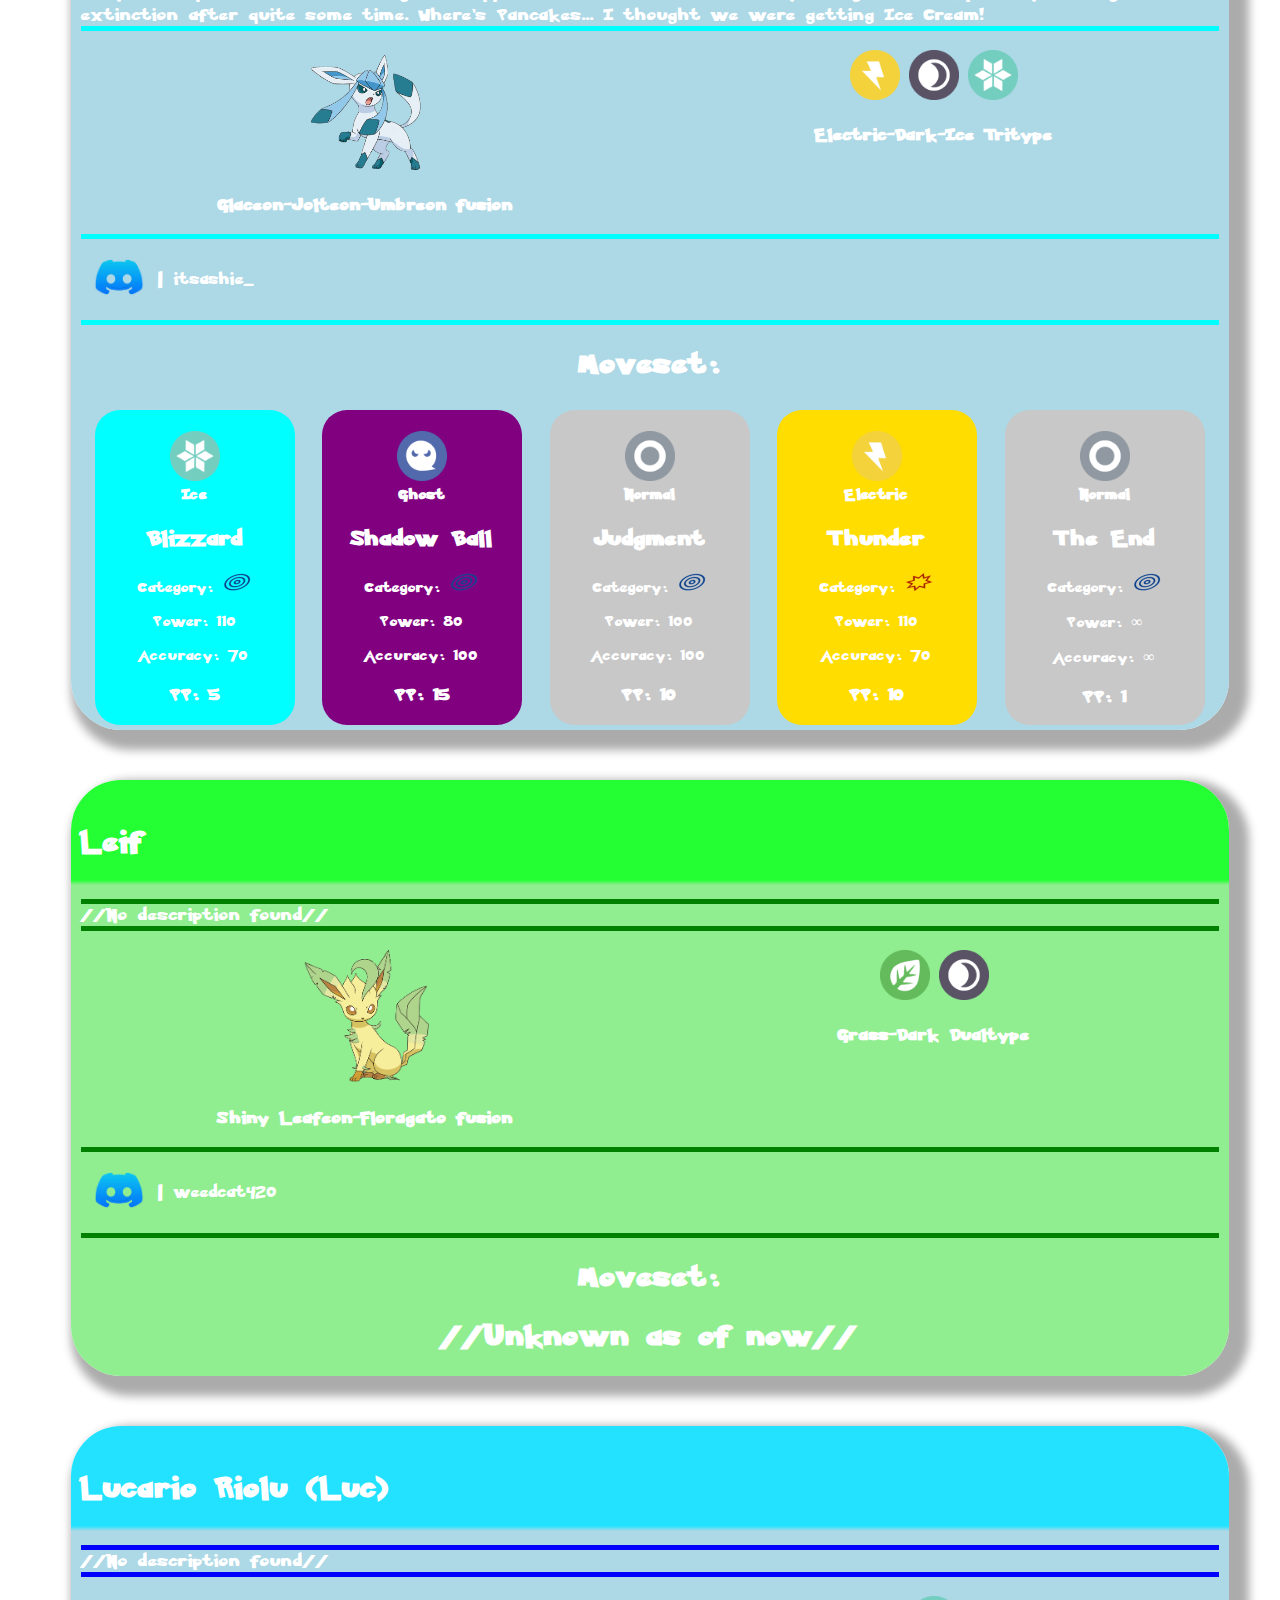
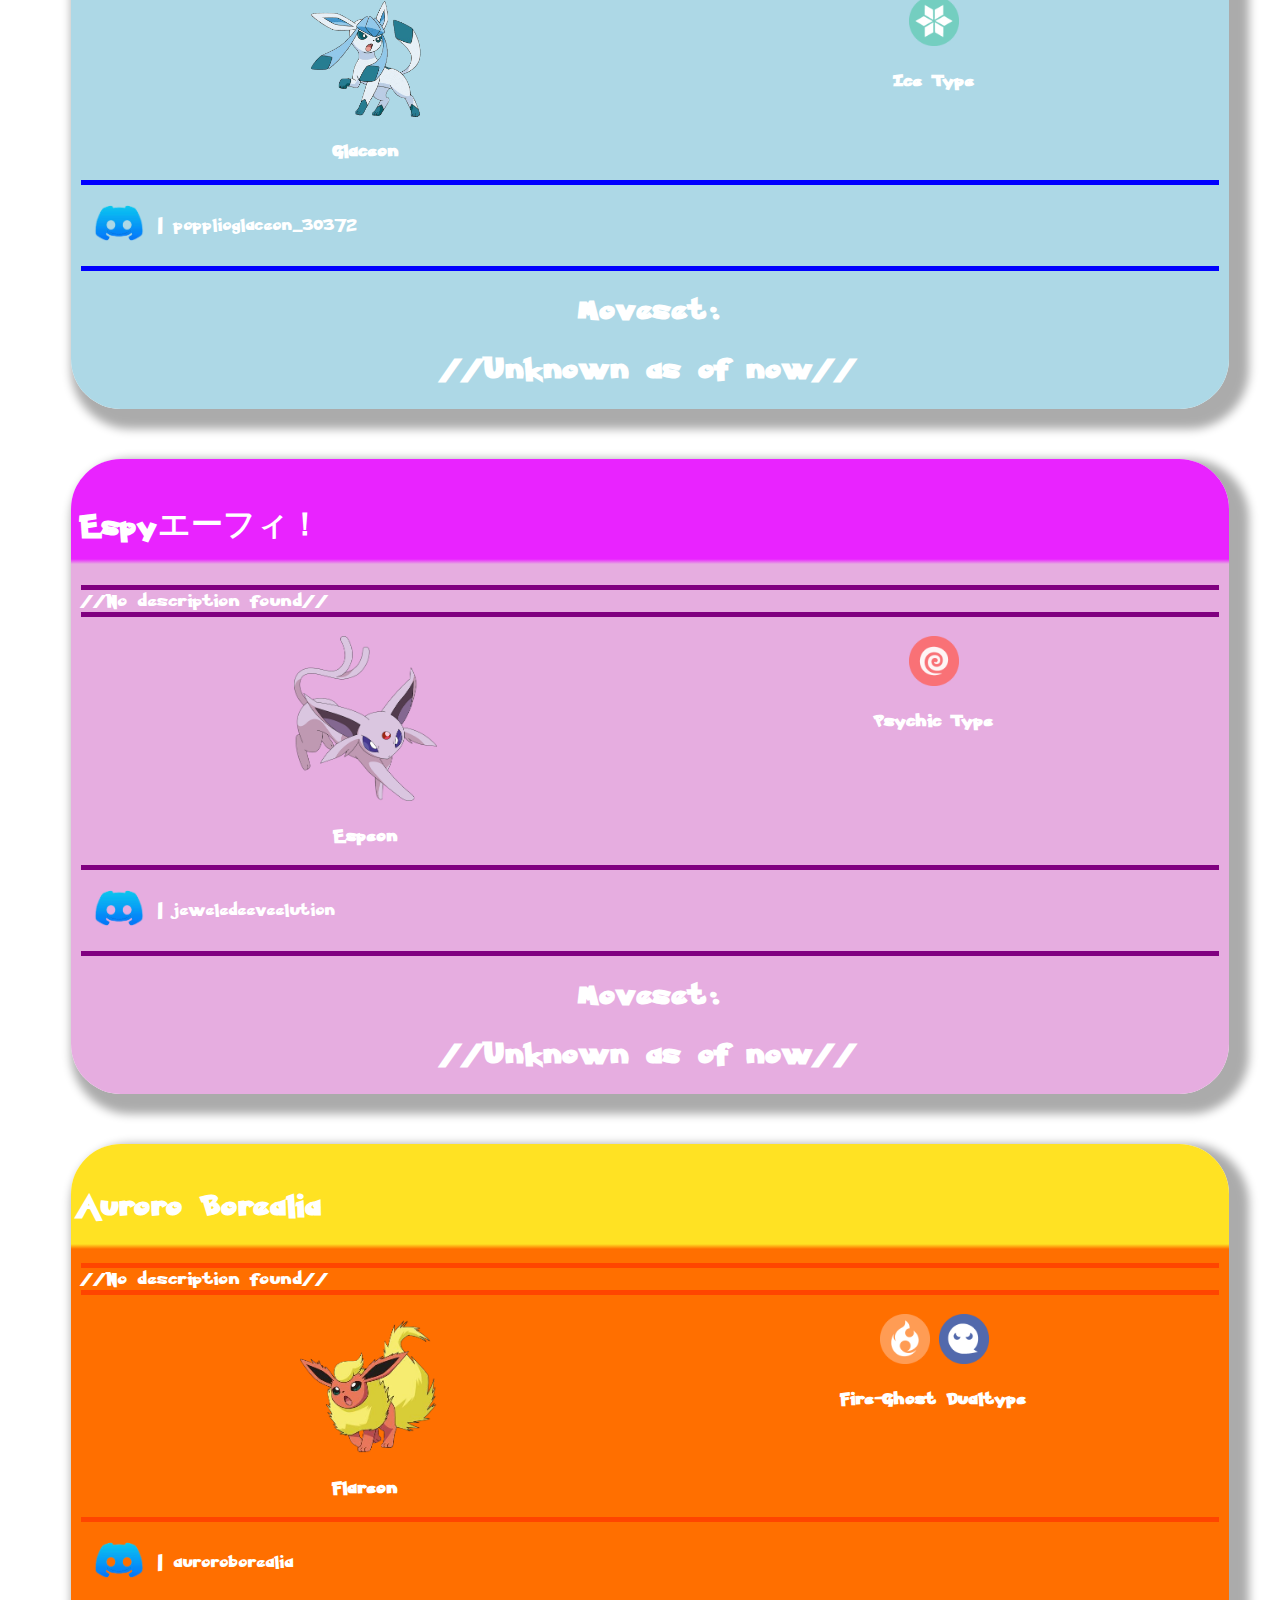
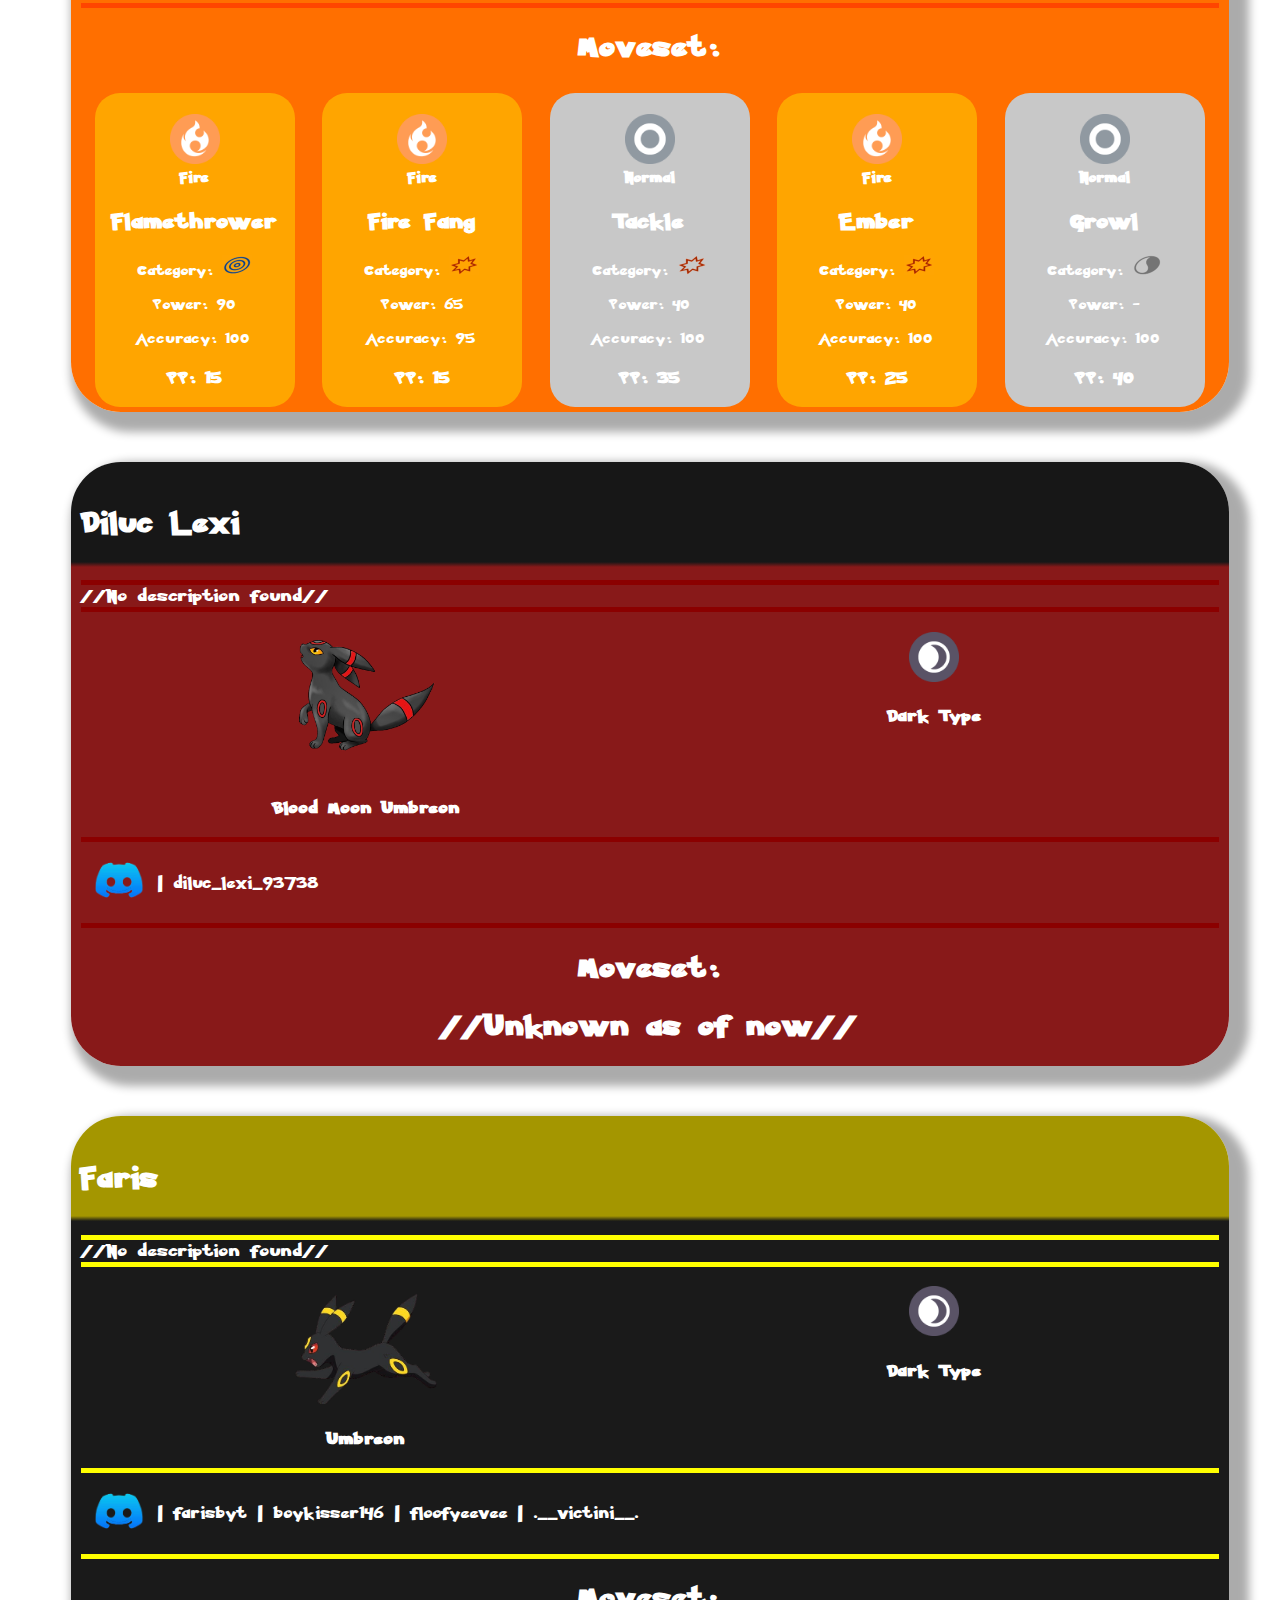
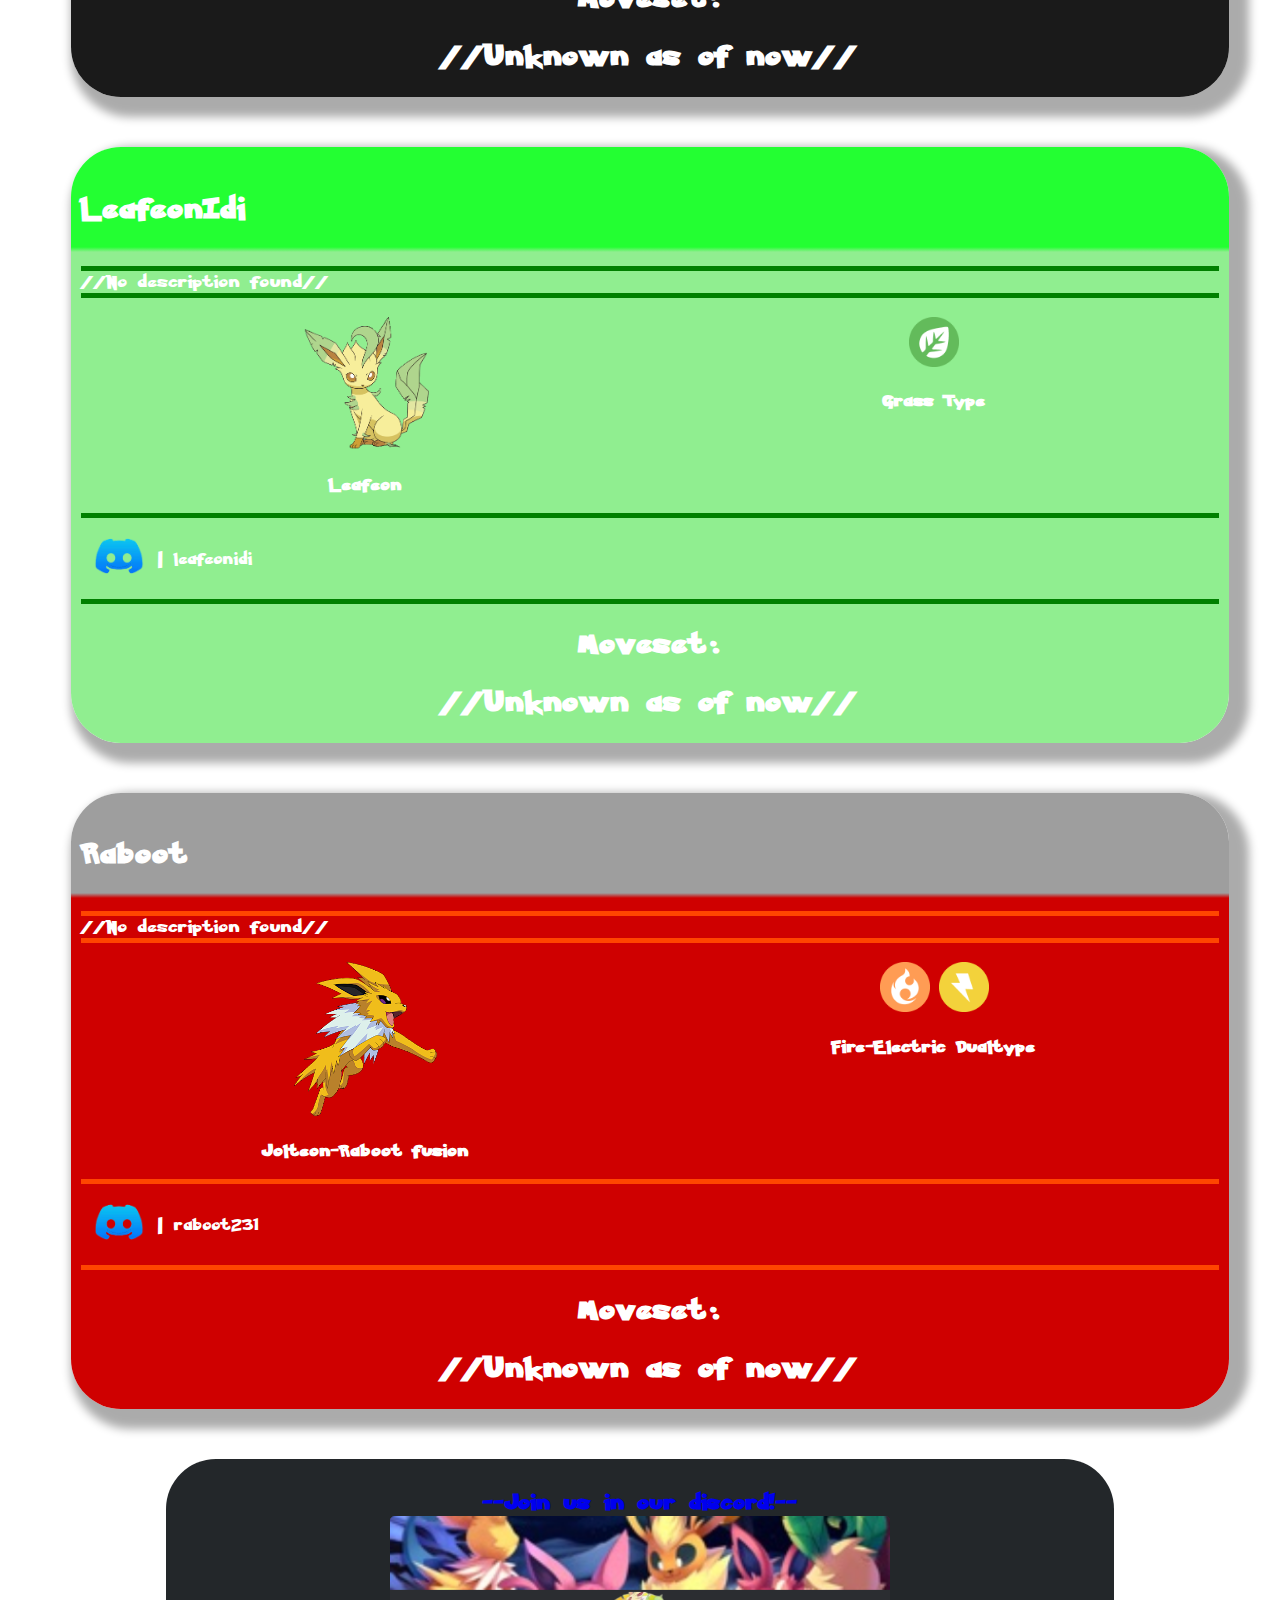
<file: members.html>
<!DOCTYPE html>
<html lang="en">
<head>
    <meta charset="UTF-8">
    <meta name="viewport" content="width=device-width; initial-scale = 1.0; maximum-scale=1.0; user-scalable=no" />
    <link rel="stylesheet" href="style.css">
    <link href="https://cdn.jsdelivr.net/npm/bootstrap@5.3.2/dist/css/bootstrap.min.css" rel="stylesheet" integrity="sha384-T3c6CoIi6uLrA9TneNEoa7RxnatzjcDSCmG1MXxSR1GAsXEV/Dwwykc2MPK8M2HN" crossorigin="anonymous">
    <script src="https://cdn.jsdelivr.net/npm/@popperjs/core@2.11.8/dist/umd/popper.min.js" integrity="sha384-I7E8VVD/ismYTF4hNIPjVp/Zjvgyol6VFvRkX/vR+Vc4jQkC+hVqc2pM8ODewa9r" crossorigin="anonymous"></script>
    <script src="https://cdn.jsdelivr.net/npm/bootstrap@5.3.2/dist/js/bootstrap.min.js" integrity="sha384-BBtl+eGJRgqQAUMxJ7pMwbEyER4l1g+O15P+16Ep7Q9Q+zqX6gSbd85u4mG4QzX+" crossorigin="anonymous"></script>
    <title>Eeveelution Family - Members</title>
    <link rel="icon" href="Imgs/Eeveelutions.png">
</head>
<body>
    <nav>
        <div class="navbody eeveelutiontext">
            <table style="width: 100%; max-height: 75px;">
                <tr>
                    <td style="width:65%; overflow: hidden; max-height: 75px; display: flexbox; flex-wrap: nowrap;">
                        <div class="titlenlogo">
                            <a href="index.html"><img src="Imgs/Eeveelutions.png" alt="Veelutions" title="Eeveelutions" class="navlogo"></a>
                            <h2 class="title">Eeveelution Family</h2>
                        </div>
                    </td>
                    <td style="width: 30%; max-height: 75px;">
                        <div class="dropdown eeveelutiontext">
                            <button class="dropbtn">Pages</button>
                            <div class="dropdown-content">
                                <a href="custommovesandabilities.html" class="sitebutton"><img src="Imgs/Movesets_icon.png" class="discicon">|Movesets</a>
                                <br>
                                <br>
                                <br>
                                <a href="members.html" class="sitebutton"><img src="Imgs/Eeveelutions.png" class="discicon">|Members</a>
                                <br>
                                <br>
                                <br>
                                <a href="eeveelutions.html" class="sitebutton"><img src="Imgs/vee_face.png" class="discicon">|Eeveelutions</a>
                                <br>
                                <br>
                                <br>
                                <a href="map.html" class="sitebutton"><img src="Imgs/Map.png" class="discicon" style="border-radius: 5px;">|Map</a>
                            </div>
                          </div> 
                    </td>
                </tr>
            </table>
        </div>
    </nav>

        <div class="eeveelutiontext membercard Leaf">
            <h2 class="membername">Leaf</h2>
            <p class="memberdesc" style="font-size: larger;">Mainly a Leafeon, and a little bit Vaporeon. Likes chatting, kind, very friendly and can get easily very emotional. Not really into battling, and usually the Healer of the party, but can protect itself. Has unique moves never before seen too. Usually a shoulder to cry on, and wants to help anyone feeling low. May be apart of an interesting story...</p>
            <div class="memberinfo">
                <div class="memberspecies">
                    <img src="Imgs/Leafeon.png" alt="Leafeon" title="Leafeon" class="SpeciesImage">
                    <h3>Leafeon Vaporeon fusion<br>(Leafeon form)</h3>
                </div>
                <div class="membertype">
                    <p><img src="Imgs/Grass_Type.png" alt="Grass Type" title="Grass Type" class="typeimage"> <img src="Imgs/Water_Type.png" alt="Water Type" title="Water Type" class="typeimage"></p>
                    <h3>Grass-Water Dualtype</h3>
                </div>
            </div>
            <table class="memberaccounts">
                <tr>
                    <td style="width: 60px;"><img src="Imgs/YT.png" alt="YTIcon" title="Youtube Icon" class="memberaccountimage"></td>
                    <td> | @kamillkevin55</td>
                </tr>
                <tr>
                    <td style="width: 60px;"><img src="Imgs/disc.png" alt="DiscIcon" title="Discord Icon" class="memberaccountimage"></td>
                    <td> | kamillkevin55</td>
                </tr>
            </table>
            <div style="text-align: center;">
                <h1>Moveset:</h1>
                <div class="moveset">
                    <div class="move water">
                        <h4><img src="Imgs/Water_Type.png" alt="Water Type" title="Water Type" class="movetype"><br>Water</h4>
                        <h2>Life Dew</h2>
                        <p>Category: <img src="Imgs/move_status.png" alt="Status move" title="Category: Status" class="movecategory"></p>
                        <p>Power: -</p>
                        <p>Accuracy: -</p>
                        <h3>PP: 10</h3>
                    </div>
                    <div class="move grass">
                        <h4><img src="Imgs/Grass_Type.png" alt="Grass Type" title="Grass Type" class="movetype"><br>Grass</h4>
                        <h2>Leech Seed</h2>
                        <p>Category: <img src="Imgs/move_status.png" alt="Status move" title="Category: Status" class="movecategory"></p>
                        <p>Power: -</p>
                        <p>Accuracy: 90</p>
                        <h3>PP: 10</h3>
                    </div>
                    <div class="move grass">
                        <h4><img src="Imgs/Grass_Type.png" alt="Grass Type" title="Grass Type" class="movetype"><br>Grass</h4>
                        <h2>Razor Leaf</h2>
                        <p>Category: <img src="Imgs/move_physical.png" alt="Physical move" title="Category: Physical" class="movecategory"></p>
                        <p>Power: 55</p>
                        <p>Accuracy: 95</p>
                        <h3>PP: 25</h3>
                    </div>
                    <div class="move grass">
                        <h4><img src="Imgs/Grass_Type.png" alt="Grass Type" title="Grass Type" class="movetype"><br>Grass</h4>
                        <h2>Solar Beam</h2>
                        <p>Category: <img src="Imgs/move_special.png" alt="Special move" title="Category: Special" class="movecategory"></p>
                        <p>Power: 120</p>
                        <p>Accuracy: 100</p>
                        <h3>PP: 10</h3>
                    </div>
                    <div class="move water">
                        <h4><img src="Imgs/Water_Type.png" alt="Water Type" title="Water Type" class="movetype"><br>Water</h4>
                        <h2>Soak</h2>
                        <p>Category: <img src="Imgs/move_status.png" alt="Status move" title="Category: Status" class="movecategory"></p>
                        <p>Power: -</p>
                        <p>Accuracy: 100</p>
                        <h3>PP: 20</h3>
                    </div>
                </div>
            </div>
        </div>
        <div class="eeveelutiontext membercard Bleedy">
            <h2 class="membername">Ash</h2>
            <p class="memberdesc" style="font-size: larger;">He's the co-owner of the server and he tries to make sure everything is according to plan. While he can be depressing and extremely hostile, he can be quite a chill and helpful person when it comes to different stuff. He likes to be with his friends, especially play with them.<br><br>He's suffering from mental weakness and vulnerability so make sure to think before you say something that might be sensitive to him.</p>
            <div class="memberinfo">
                <div class="memberspecies">
                    <img src="Imgs/Sylveon_Ash.png" alt="Sylveon" title="Form: Sylveon" class="SpeciesImage">
                    <h3>Sylveon</h3>
                </div>
                <div class="membertype">
                    <img src="Imgs/Fairy_Type.png" alt="Fairy Type" title="Fairy Type" class="typeimage"> <img src="Imgs/Dragon_Type.png" alt="Dragon Type" title="Dragon Type" class="typeimage">
                    <h3>Fairy-Dragon Dualtype</h3>
                </div>
            </div>
            <table class="memberaccounts">
                <tr>
                    <td style="width: 60px;"><img src="Imgs/YT.png" alt="YTIcon" title="Youtube Icon" class="memberaccountimage"></td>
                    <td> | @shadowstreamsthings | @shadowgameplaysofstuff</td>
                </tr>
                <tr>
                    <td style="width: 60px;"><img src="Imgs/disc.png" alt="DiscIcon" title="Discord Icon" class="memberaccountimage"></td>
                    <td> | shadow_thedarkest</td>
                </tr>
            </table>
            <div style="text-align: center;">
                <h1>Moveset:</h1>
                <div class="moveset">
                    <div class="move dragon">
                        <h4><img src="Imgs/Dragon_Type.png" alt="Dragon Type" title="Dragon Type" class="movetype"><br>Dragon</h4>
                        <h2>Dragon Energy</h2>
                        <p>Category: <img src="Imgs/move_special.png" alt="Special move" title="Category: Special" class="movecategory"></p>
                        <p>Power: 150</p>
                        <p>Accuracy: 100</p>
                        <h3>PP: 5</h3>
                    </div>
                    <div class="move fighting">
                        <h4><img src="Imgs/Fighting_Type.png" alt="Fighting Type" title="Fighting Type" class="movetype"><br>Fighting</h4>
                        <h2>Double Kick</h2>
                        <p>Category: <img src="Imgs/move_physical.png" alt="Physical move" title="Category: Physical" class="movecategory"></p>
                        <p>Power: 30</p>
                        <p>Accuracy: 100</p>
                        <h3>PP: 30</h3>
                    </div>
                    <div class="move normal">
                        <h4><img src="Imgs/Normal_Type.png" alt="Normal Type" title="Normal Type" class="movetype"><br>Normal</h4>
                        <h2>Quick Attack</h2>
                        <p>Category: <img src="Imgs/move_physical.png" alt="Physical move" title="Category: Physical" class="movecategory"></p>
                        <p>Power: 40</p>
                        <p>Accuracy: 100</p>
                        <h3>PP: 35</h3>
                    </div>
                    <div class="move ghost">
                        <h4><img src="Imgs/Ghost_Type.png" alt="Ghost Type" title="Ghost Type" class="movetype"><br>Ghost</h4>
                        <h2>Shadow Ball</h2>
                        <p>Category: <img src="Imgs/move_special.png" alt="Special move" title="Category: Special" class="movecategory"></p>
                        <p>Power: 80</p>
                        <p>Accuracy: 100</p>
                        <h3>PP: 15</h3>
                    </div>
                    <div class="move fairy">
                        <h4><img src="Imgs/Fairy_Type.png" alt="Fairy Type" title="Fairy Type" class="movetype"><br>Fairy</h4>
                        <h2>Sparkly Swirl</h2>
                        <p>Category: <img src="Imgs/move_special.png" alt="Special move" title="Category: Special" class="movecategory"></p>
                        <p>Power: 90</p>
                        <p>Accuracy: 100</p>
                        <h3>PP: 15</h3>
                    </div>
                </div>
            </div>
        </div>
        <div class="eeveelutiontext membercard Tornai">
            <h2 class="membername">Tornai</h2>
            <p class="memberdesc" style="font-size: larger;">Sylveon who become jolteon at the same time, love to rp, didn't good about making friend, didn't special, depressed with stupid reason , had so many fake friends, wish someone who care about me, had a small channel.</p>
            <div class="memberinfo">
                <div class="memberspecies">
                    <img src="Imgs/Sylteon.png" alt="Sylteon" title="Sylteon" class="SpeciesImage">
                    <h3>Sylveon-Jolteon fusion<br>(Sylteon)</h3>
                </div>
                <div class="membertype">
                    <img src="Imgs/Electric_Type.png" alt="Electric Type" title="Electric Type" class="typeimage"> <img src="Imgs/Fairy_Type.png" alt="Fairy Type" title="Fairy Type" class="typeimage">
                    <h3>Electric-Fairy Dualtype</h3>
                </div>
            </div>
            <table class="memberaccounts">
                <tr>
                    <td style="width: 60px;"><img src="Imgs/YT.png" alt="YTIcon" title="Youtube Icon" class="memberaccountimage"></td>
                    <td> | @TornaiFunkin</td>
                </tr>
                <tr>
                    <td style="width: 60px;"><img src="Imgs/disc.png" alt="DiscIcon" title="Discord Icon" class="memberaccountimage"></td>
                    <td> | not_tornai | flareon_almostfluffy</td>
                </tr>
            </table>
            <div style="text-align: center;">
                <h1>Moveset:</h1>
                <div class="moveset">
                    <div class="move normal">
                        <h4><img src="Imgs/Normal_Type.png" alt="Normal Type" title="Normal Type" class="movetype"><br>Normal</h4>
                        <h2>Quick Attack</h2>
                        <p>Category: <img src="Imgs/move_physical.png" alt="Physical move" title="Category: Physical" class="movecategory"></p>
                        <p>Power: 40</p>
                        <p>Accuracy: 100</p>
                        <h3>PP: 35</h3>
                    </div>
                    <div class="move fairy">
                        <h4><img src="Imgs/Fairy_Type.png" alt="Fairy Type" title="Fairy Type" class="movetype"><br>Fairy</h4>
                        <h2>Charm</h2>
                        <p>Category: <img src="Imgs/move_status.png" alt="Status move" title="Category: Status" class="movecategory"></p>
                        <p>Power: -</p>
                        <p>Accuracy: 100</p>
                        <h3>PP: 20</h3>
                    </div>
                    <div class="move fairy">
                        <h4><img src="Imgs/Normal_Type.png" alt="Normal Type" title="Normal Type" class="movetype"><br>Normal</h4>
                        <h2>Dazzling Gleam</h2>
                        <p>Category: <img src="Imgs/move_special.png" alt="Special move" title="Category: Special" class="movecategory"></p>
                        <p>Power: 80</p>
                        <p>Accuracy: 100</p>
                        <h3>PP: 10</h3>
                    </div>
                </div>
            </div>
        </div>
        <div class="eeveelutiontext membercard Sam">
            <h2 class="membername">Sam</h2>
            <p class="memberdesc" style="font-size: larger;">A 14 year old boy that once used to live as a human, but one day, he learned how to turn into different Eeveelutions with a special ability passed down by his bloodline. Loves to rp, make friends, he's supportive, optimistic, and energetic. Dosen't have a YT channel.</p>
            <div class="memberinfo">
                <div class="memberspecies">
                    <img src="Imgs/Eeveelutions.png" alt="VeelutionEmblem" title="Eeveelution Emblem" class="SpeciesImage">
                    <h3>Shapeshifting Eeveelution<br>(Main Form: Jolteon)</h3>
                </div>
                <div class="membertype">
                    <img src="Imgs/Normal_Type.png" alt="Normal Type" title="Normal Type" class="typeimage"> <img src="Imgs/Dragon_Type.png" alt="Dragon Type" title="Dragon Type" class="typeimage">
                    <h3>Normal-Dragon Dualtype</h3>
                </div>
            </div>
            <table class="memberaccounts">
                <tr>
                    <td style="width: 60px;"><img src="Imgs/disc.png" alt="DiscIcon" title="Discord Icon" class="memberaccountimage"></td>
                    <td> | samondanewphoneboiiii</td>
                </tr>
            </table>
            <div style="text-align: center;">
                <h1>Moveset:</h1>
                <div class="moveset">
                    <div class="move psychic">
                        <h4><img src="Imgs/Psychic_Type.png" alt="Psychic Type" title="Psychic Type" class="movetype"><br>Psychic</h4>
                        <h2>Psyshock</h2>
                        <p>Category: <img src="Imgs/move_special.png" alt="Special move" title="Category: Special" class="movecategory"></p>
                        <p>Power: 80</p>
                        <p>Accuracy: 100</p>
                        <h3>PP: 10</h3>
                    </div>
                    <div class="move steel">
                        <h4><img src="Imgs/Steel_Type.png" alt="Steel Type" title="Steel Type" class="movetype"><br>Steel</h4>
                        <h2>Iron Tail</h2>
                        <p>Category: <img src="Imgs/move_physical.png" alt="Physical move" title="Category: Physical" class="movecategory"></p>
                        <p>Power: 100</p>
                        <p>Accuracy: 75</p>
                        <h3>PP: 15</h3>
                    </div>
                    <div class="move psychic">
                        <h4><img src="Imgs/Psychic_Type.png" alt="Psychic Type" title="Psychic Type" class="movetype"><br>Psychic</h4>
                        <h2>Calm Mind</h2>
                        <p>Category: <img src="Imgs/move_status.png" alt="Status move" title="Category: Status" class="movecategory"></p>
                        <p>Power: -</p>
                        <p>Accuracy: -</p>
                        <h3>PP: 20</h3>
                    </div>
                    <div class="move normal">
                        <h4><img src="Imgs/Normal_Type.png" alt="Normal Type" title="Normal Type" class="movetype"><br>Normal</h4>
                        <h2>Baton Pass</h2>
                        <p>Category: <img src="Imgs/move_special.png" alt="Special move" title="Category: Special" class="movecategory"></p>
                        <p>Power: 80</p>
                        <p>Accuracy: 100</p>
                        <h3>PP: 15</h3>
                    </div>
                    <div class="move fairy">
                        <h4><img src="Imgs/Fairy_Type.png" alt="Fairy Type" title="Fairy Type" class="movetype"><br>Fairy</h4>
                        <h2>Moonblast</h2>
                        <p>Category: <img src="Imgs/move_special.png" alt="Special move" title="Category: Special" class="movecategory"></p>
                        <p>Power: 95</p>
                        <p>Accuracy: 100</p>
                        <h3>PP: 15</h3>
                    </div>
                </div>
            </div>
        </div>
        <div class="eeveelutiontext membercard Nick">
            <h2 class="membername">Nick</h2>
            <p class="memberdesc" style="font-size: larger;">A 18 year old man that used to be happy. Now he's depressed. He has a girlfriend named Bubble and he loves her so much. His tripal typing is very unique and strange. As an eevee, he fell in radioactive waste at night time while holding a fire stone.</p>
            <div class="memberinfo">
                <div class="memberspecies">
                    <img src="Imgs/Greenbreon.png" alt="Greenbreon" title="Green Bodied Umbreon - Greenbreon" class="SpeciesImage" style="border: 5px solid rgb(108, 140, 0);">
                    <h3>Green Bodied Umbreon<br>(Greenbreon)</h3>
                </div>
                <div class="membertype">
                    <img src="Imgs/Poison_Type.png" alt="Poison Type" title="Poison Type" class="typeimage"> <img src="Imgs/Dark_Type.png" alt="Dark Type" title="Dark Type" class="typeimage"> <img src="Imgs/Fire_Type.png" alt="Fire Type" title="Fire Type" class="typeimage">
                    <h3>Poison-Dark-Fire Tritype</h3>
                </div>
            </div>
            <table class="memberaccounts">
                <tr>
                    <td style="width: 60px;"><img src="Imgs/disc.png" alt="DiscIcon" title="Discord Icon" class="memberaccountimage"></td>
                    <td> | gamernick18_64784</td>
                </tr>
            </table>
            <div style="text-align: center;">
                <h1>Moveset:</h1>
                <div class="moveset">
                    <div class="move dark">
                        <h4><img src="Imgs/Dark_Type.png" alt="Dark Type" title="Dark Type" class="movetype"><br>Dark</h4>
                        <h2>Dark Pulse</h2>
                        <p>Category: <img src="Imgs/move_special.png" alt="Special move" title="Category: Special" class="movecategory"></p>
                        <p>Power: 80</p>
                        <p>Accuracy: 100</p>
                        <h3>PP: 15</h3>
                    </div>
                    <div class="move normal">
                        <h4><img src="Imgs/Normal_Type.png" alt="Normal Type" title="Normal Type" class="movetype"><br>Normal</h4>
                        <h2>Quick Attack</h2>
                        <p>Category: <img src="Imgs/move_physical.png" alt="Physical move" title="Category: Physical" class="movecategory"></p>
                        <p>Power: 40</p>
                        <p>Accuracy: 100</p>
                        <h3>PP: 35</h3>
                    </div>
                    <div class="move fire">
                        <h4><img src="Imgs/Fire_Type.png" alt="Fire Type" title="Fire Type" class="movetype"><br>Fire</h4>
                        <h2>Flame Charge</h2>
                        <p>Category: <img src="Imgs/move_physical.png" alt="Physical move" title="Category: Physical" class="movecategory"></p>
                        <p>Power: 50</p>
                        <p>Accuracy: 100</p>
                        <h3>PP: 20</h3>
                    </div>
                    <div class="move poison">
                        <h4><img src="Imgs/Poison_Type.png" alt="Poison Type" title="Poison Type" class="movetype"><br>Poison</h4>
                        <h2>Poison Fang</h2>
                        <p>Category: <img src="Imgs/move_physical.png" alt="Physical move" title="Category: Physical" class="movecategory"></p>
                        <p>Power: 50</p>
                        <p>Accuracy: 100</p>
                        <h3>PP: 15</h3>
                    </div>
                </div>
            </div>
        </div>
        <div class="eeveelutiontext membercard Sky">
            <h2 class="membername">Skye</h2>
            <p class="memberdesc" style="font-size: larger;">An Eevee that is really kind, nice, and jolly. He Likes meeting new people and make new friends! really curious and likes to play video games and adventuring outside.</p>
            <div class="memberinfo">
                <div class="memberspecies">
                    <img src="Imgs/Eevee.png" alt="Eevee" title="Eevee" class="SpeciesImage">
                    <h3>Eevee</h3>
                </div>
                <div class="membertype">
                    <img src="Imgs/Normal_Type.png" alt="Normal Type" title="Normal Type" class="typeimage">
                    <h3>Normal Type</h3>
                </div>
            </div>
            <table class="memberaccounts">
                <tr>
                    <td style="width: 60px;"><img src="Imgs/disc.png" alt="DiscIcon" title="Discord Icon" class="memberaccountimage"></td>
                    <td> | skye0052</td>
                </tr>
                <tr>
                    <td style="width: 60px;"><img src="Imgs/YT.png" alt="YTIcon" title="Youtube Icon" class="memberaccountimage"></td>
                    <td> | @skye478</td>
                </tr>
            </table>
            <div style="text-align: center;">
                <h1>Moveset:</h1>
                <div class="moveset">
                    <div class="move grass">
                        <h4><img src="Imgs/Grass_Type.png" alt="Grass Type" title="Grass Type" class="movetype"><br>Grass</h4>
                        <h2>Sappy Seed</h2>
                        <p>Category: <img src="Imgs/move_physical.png" alt="Physical move" title="Category: Physical" class="movecategory"></p>
                        <p>Power: 90</p>
                        <p>Accuracy: 100</p>
                        <h3>PP: 15</h3>
                    </div>
                    <div class="move ghost">
                        <h4><img src="Imgs/Ghost_Type.png" alt="Ghost Type" title="Ghost Type" class="movetype"><br>Ghost</h4>
                        <h2>Shadow Ball</h2>
                        <p>Category: <img src="Imgs/move_special.png" alt="Special move" title="Category: Special" class="movecategory"></p>
                        <p>Power: 80</p>
                        <p>Accuracy: 100</p>
                        <h3>PP: 15</h3>
                    </div>
                    <div class="move psychic">
                        <h4><img src="Imgs/Psychic_Type.png" alt="Psychic Type" title="Psychic Type" class="movetype"><br>Psychic</h4>
                        <h2>Glitzy Glow</h2>
                        <p>Category: <img src="Imgs/move_special.png" alt="Special move" title="Category: Special" class="movecategory"></p>
                        <p>Power: 90</p>
                        <p>Accuracy: 100</p>
                        <h3>PP: 15</h3>
                    </div>
                    <div class="move normal">
                        <h4><img src="Imgs/Normal_Type.png" alt="Normal Type" title="Normal Type" class="movetype"><br>Normal</h4>
                        <h2>Protect</h2>
                        <p>Category: <img src="Imgs/move_status.png" alt="Status move" title="Category: Status" class="movecategory"></p>
                        <p>Power: -</p>
                        <p>Accuracy: -</p>
                        <h3>PP: 10</h3>
                    </div>
                    <div class="move normal">
                        <h4><img src="Imgs/Normal_Type.png" alt="Normal Type" title="Normal Type" class="movetype"><br>Normal</h4>
                        <h2>Swift</h2>
                        <p>Category: <img src="Imgs/move_status.png" alt="Status move" title="Category: Status" class="movecategory"></p>
                        <p>Power: 60</p>
                        <p>Accuracy: ∞</p>
                        <h3>PP: 20</h3>
                    </div>
                </div>
            </div>
        </div>
        <div class="eeveelutiontext membercard Zero">
            <h2 class="membername">Zero</h2>
            <p class="memberdesc" style="font-size: larger;">Appears as a shiny Glaceon with the darker blue replaced with yellow. Usually tries to stay relaxed, but if overwhelmed enough, he can get aggressive or depressed. Doesn't really talk to those he doesn't know, but can get very social with friends. Is good at fighting but doesn't want to put in the effort if he doesn't have to. Loves helping his friends feel better.</p>
            <div class="memberinfo">
                <div class="memberspecies">
                    <img src="Imgs/Glateon.png" alt="Glateon" title="Fusion: Jolteon - Glaceon" class="SpeciesImage">
                    <h3>Glaceon-Jolteon fusion (Glateon)</h3>
                </div>
                <div class="membertype">
                    <img src="Imgs/Ice_Type.png" alt="Ice Type" title="Ice Type" class="typeimage"> <img src="Imgs/Electric_Type.png" alt="Electric Type" title="Electric Type" class="typeimage">
                    <h3>Ice-Electric Dualtype</h3>
                </div>
            </div>
            <table class="memberaccounts">
                <tr>
                    <td style="width: 60px;"><img src="Imgs/disc.png" alt="DiscIcon" title="Discord Icon" class="memberaccountimage"></td>
                    <td> | zerocake2006 | zerocake83_10494 | bucky0393_97567</td>
                </tr>
                <tr>
                    <td style="width: 60px;"><img src="Imgs/YT.png" alt="YTIcon" title="Youtube Icon" class="memberaccountimage"></td>
                    <td> | @Zerocake0963</td>
                </tr>
            </table>
                <div style="text-align: center;">
                    <h1>Moveset:</h1>
                    <div class="moveset">
                        <div class="move electric">
                            <h4><img src="Imgs/Electric_Type.png" alt="Electric Type" title="Electric Type" class="movetype"><br>Electric</h4>
                            <h2>Wild Charge</h2>
                            <p>Category: <img src="Imgs/move_physical.png" alt="Physical move" title="Category: Physical" class="movecategory"></p>
                            <p>Power: 90</p>
                            <p>Accuracy: 100</p>
                            <h3>PP: 15</h3>
                        </div>
                        <div class="move steel">
                            <h4><img src="Imgs/Steel_Type.png" alt="Steel Type" title="Steel Type" class="movetype"><br>Steel</h4>
                            <h2>Iron Tail</h2>
                            <p>Category: <img src="Imgs/move_physical.png" alt="Physical move" title="Category: Physical" class="movecategory"></p>
                            <p>Power: 100</p>
                            <p>Accuracy: 75</p>
                            <h3>PP: 15</h3>
                        </div>
                        <div class="move normal">
                            <h4><img src="Imgs/Normal_Type.png" alt="Normal Type" title="Normal Type" class="movetype"><br>Normal</h4>
                            <h2>Screech</h2>
                            <p>Category: <img src="Imgs/move_status.png" alt="Status move" title="Category: Status" class="movecategory"></p>
                            <p>Power: -</p>
                            <p>Accuracy: 85</p>
                            <h3>PP: 40</h3>
                        </div>
                        <div class="move ice">
                            <h4><img src="Imgs/Ice_Type.png" alt="Ice Type" title="Ice Type" class="movetype"><br>Ice</h4>
                            <h2>Freeze Shock</h2>
                            <p>Category: <img src="Imgs/move_physical.png" alt="Physical move" title="Category: Physical" class="movecategory"></p>
                            <p>Power: 140</p>
                            <p>Accuracy: 90</p>
                            <h3>PP: 5</h3>
                        </div>
                        <div class="move ice">
                            <h4><img src="Imgs/Ice_Type.png" alt="Ice Type" title="Ice Type" class="movetype"><br>Ice</h4>
                            <h2>Ice Spinner</h2>
                            <p>Category: <img src="Imgs/move_physical.png" alt="Physical move" title="Category: Physical" class="movecategory"></p>
                            <p>Power: 80</p>
                            <p>Accuracy: 100</p>
                            <h3>PP: 15</h3>
                        </div>
                    </div>
                </div>
        </div>
        <div class="eeveelutiontext membercard Espy">
            <h2 class="membername">Espy</h2>
            <p class="memberdesc" style="font-size: larger;">A fusion trying to live a normal average life. Among his not so average friends. Trying his best to fit in and failing spectacularly every single time.
            </p>
            <div class="memberinfo">
                <div class="memberspecies">
                    <img src="Imgs/Espeon.png" alt="Espeon" title="Form: Espeon" class="SpeciesImage">
                    <h3>Leafeon-Espeon fusion (Form: Espeon)</h3>
                </div>
                <div class="membertype">
                    <img src="Imgs/Grass_Type.png" alt="Grass Type" title="Grass Type" class="typeimage"> <img src="Imgs/Psychic_Type.png" alt="Psychic Type" title="Psychic Type" class="typeimage">
                    <h3>Grass-Psychic Dualtype</h3>
                </div>
            </div>
            <table class="memberaccounts">
                <tr>
                    <td style="width: 60px;"><img src="Imgs/disc.png" alt="DiscIcon" title="Discord Icon" class="memberaccountimage"></td>
                    <td> | not_espy</td>
                </tr>
                <tr>
                    <td style="width: 60px;"><img src="Imgs/YT.png" alt="YTIcon" title="Youtube Icon" class="memberaccountimage"></td>
                    <td> | @Not_Espy</td>
                </tr>
            </table>
            <div style="text-align: center;">
                <h1>Moveset:</h1>
                <div class="moveset">
                    <div class="move fighting">
                        <h4><img src="Imgs/Fighting_Type.png" alt="Fighting Type" title="Fighting Type" class="movetype"><br>Fighting</h4>
                        <h2>Submission</h2>
                        <p>Category: <img src="Imgs/move_physical.png" alt="Physical move" title="Category: Physical" class="movecategory"></p>
                        <p>Power: 80</p>
                        <p>Accuracy: 80</p>
                        <h3>PP: 20</h3>
                    </div>
                    <div class="move normal">
                        <h4><img src="Imgs/Normal_Type.png" alt="Normal Type" title="Normal Type" class="movetype"><br>Normal</h4>
                        <h2>Helping Hand</h2>
                        <p>Category: <img src="Imgs/move_status.png" alt="Status move" title="Category: Status" class="movecategory"></p>
                        <p>Power: -</p>
                        <p>Accuracy: -</p>
                        <h3>PP: 20</h3>
                    </div>
                    <div class="move ghost">
                        <h4><img src="Imgs/Ghost_Type.png" alt="Ghost Type" title="Ghost Type" class="movetype"><br>Ghost</h4>
                        <h2>Lick</h2>
                        <p>Category: <img src="Imgs/move_status.png" alt="Status move" title="Category: Status" class="movecategory"></p>
                        <p>Power: 30</p>
                        <p>Accuracy: 100</p>
                        <h3>PP: 30</h3>
                    </div>
                    <div class="move normal">
                        <h4><img src="Imgs/Normal_Type.png" alt="Normal Type" title="Normal Type" class="movetype"><br>Normal</h4>
                        <h2>Swallow</h2>
                        <p>Category: <img src="Imgs/move_status.png" alt="Status move" title="Category: Status" class="movecategory"></p>
                        <p>Power: -</p>
                        <p>Accuracy: -</p>
                        <h3>PP: 10</h3>
                    </div>
                </div>
            </div>
        </div>
        <div class="eeveelutiontext membercard Maple">
            <h2 class="membername">Emerald (Emy)</h2>
            <p class="memberdesc" style="font-size: larger;">When I was an eevee, I was cought by someone, I haven't seen my parents since that day. He evolved me into vaporeon and abandoned me because I wasn't female... Now Sam is my trainer. <br>I have invented a new move - ultra hydropump. It charges 2 times longer than normal hydropump, but is 3 times stronger, 3 times faster and using it has some bad consequences for me. <br>Besides that, I'm normal shiny, emerald eyed vaporeon.</p>
            <div class="memberinfo">
                <div class="memberspecies">
                    <img src="Imgs/Vaporeon_shiny.png" alt="Shiny Vaporeon" title="Shiny Vaporeon" class="SpeciesImage">
                    <h3>Shiny Vaporeon</h3>
                </div>
                <div class="membertype">
                    <img src="Imgs/Water_Type.png" alt="Water Type" title="Water Type" class="typeimage">
                    <h3>Water Type</h3>
                </div>
            </div>
            <table class="memberaccounts">
                <tr>
                    <td style="width: 60px;"><img src="Imgs/disc.png" alt="DiscIcon" title="Discord Icon" class="memberaccountimage"></td>
                    <td> | the_emerald_eyed_vaporeon | cris_the_shiny_sylveon</td>
                </tr>
            </table>
            <div style="text-align: center;">
                <h1>Moveset:</h1>
                <div class="moveset">
                    <div class="move water">
                        <h4><img src="Imgs/Water_Type.png" alt="Water Type" title="Water Type" class="movetype"><br>Water</h4>
                        <h2>Hydro Pump</h2>
                        <p>Category: <img src="Imgs/move_special.png" alt="Special move" title="Category: Special" class="movecategory"></p>
                        <p>Power: 110</p>
                        <p>Accuracy: 80</p>
                        <h3>PP: 5</h3>
                    </div>
                    <div class="move water">
                        <h4><img src="Imgs/Water_Type.png" alt="Water Type" title="Water Type" class="movetype"><br>Water</h4>
                        <h2>Surf</h2>
                        <p>Category: <img src="Imgs/move_special.png" alt="Special move" title="Category: Special" class="movecategory"></p>
                        <p>Power: 90</p>
                        <p>Accuracy: 100</p>
                        <h3>PP: 15</h3>
                    </div>
                    <div class="move poison">
                        <h4><img src="Imgs/Poison_Type.png" alt="Poison Type" title="Poison Type" class="movetype"><br>Poison</h4>
                        <h2>Acid Armor</h2>
                        <p>Category: <img src="Imgs/move_status.png" alt="Status move" title="Category: Status" class="movecategory"></p>
                        <p>Power: -</p>
                        <p>Accuracy: -</p>
                        <h3>PP: 20</h3>
                    </div>
                    <div class="move steel">
                        <h4><img src="Imgs/Steel_Type.png" alt="Steel Type" title="Steel Type" class="movetype"><br>Steel</h4>
                        <h2>Iron Tail</h2>
                        <p>Category: <img src="Imgs/move_physical.png" alt="Physical move" title="Category: Physical" class="movecategory"></p>
                        <p>Power: 100</p>
                        <p>Accuracy: 75</p>
                        <h3>PP: 15</h3>
                    </div>
                    <div class="move water">
                        <h4><img src="Imgs/Water_Type.png" alt="Water Type" title="Water Type" class="movetype"><br>Water</h4>
                        <h2>Ultra Hydro Pump</h2>
                        <p>Category: <img src="Imgs/move_special.png" alt="Special move" title="Category: Special" class="movecategory"></p>
                        <p>Power: 330</p>
                        <p>Accuracy: 100</p>
                        <h3>PP: 5</h3>
                    </div>
                </div>
            </div>
        </div>
        <div class="eeveelutiontext membercard Ashie">
            <h2 class="membername">Ashie</h2>
            <p class="memberdesc" style="font-size: larger;">One of the two Creators in the flesh using a tiny fragment of the main forme power, a hybrid that has the instincts of an Umbreon, the personality of a Jolteon, with the form of a Glaceon with a black cowboy hat (short) and neck bandana. Primarily uses ice attacks, can become any type using powerful magic to change. <br><br>Lives in a hidden region by the name of Salanor, far West of Kalos and North of the Ferrum region. Has 5 siblings all a part of a world protection organisation, has the strongest bond with his youngest sister, Autumn (Leafeon, Flareon, Espeon hybrid). They are the only hybrids in the current generation and the second instance of this happening. <br><br>He has a strong bond with with a "Sylveon" by the name of Pancakes, the second creator as a living being. If they are separated, or something bad happens to one or the other, they will go berserk possibly causing universal extinction after quite some time. Where's Pancakes... I thought we were getting Ice Cream!</p>
            <div class="memberinfo">
                <div class="memberspecies">
                    <img src="Imgs/Glaceon.png" alt="Glaceon" title="Form: Glaceon" class="SpeciesImage">
                    <h3>Glaceon-Jolteon-Umbreon fusion</h3>
                </div>
                <div class="membertype">
                    <img src="Imgs/Electric_Type.png" alt="Electric Type" title="Electric Type" class="typeimage"> <img src="Imgs/Dark_Type.png" alt="Dark Type" title="Dark Type" class="typeimage"> <img src="Imgs/Ice_Type.png" alt="Ice Type" title="Ice Type" class="typeimage">
                    <h3>Electric-Dark-Ice Tritype</h3>
                </div>
            </div>
            <table class="memberaccounts">
                <tr>
                    <td style="width: 60px;"><img src="Imgs/disc.png" alt="DiscIcon" title="Discord Icon" class="memberaccountimage"></td>
                    <td> | itsashie_</td>
                </tr>
            </table>
            <div style="text-align: center;">
                <h1>Moveset:</h1>
                <div class="moveset">
                    <div class="move ice">
                        <h4><img src="Imgs/Ice_Type.png" alt="Ice Type" title="Ice Type" class="movetype"><br>Ice</h4>
                        <h2>Blizzard</h2>
                        <p>Category: <img src="Imgs/move_special.png" alt="Special move" title="Category: Special" class="movecategory"></p>
                        <p>Power: 110</p>
                        <p>Accuracy: 70</p>
                        <h3>PP: 5</h3>
                    </div>
                    <div class="move ghost">
                        <h4><img src="Imgs/Ghost_Type.png" alt="Ghost Type" title="Ghost Type" class="movetype"><br>Ghost</h4>
                        <h2>Shadow Ball</h2>
                        <p>Category: <img src="Imgs/move_special.png" alt="Special move" title="Category: Special" class="movecategory"></p>
                        <p>Power: 80</p>
                        <p>Accuracy: 100</p>
                        <h3>PP: 15</h3>
                    </div>
                    <div class="move normal">
                        <h4><img src="Imgs/Normal_Type.png" alt="Normal Type" title="Normal Type" class="movetype"><br>Normal</h4>
                        <h2>Judgment</h2>
                        <p>Category: <img src="Imgs/move_special.png" alt="Special move" title="Category: Special" class="movecategory"></p>
                        <p>Power: 100</p>
                        <p>Accuracy: 100</p>
                        <h3>PP: 10</h3>
                    </div>
                    <div class="move electric">
                        <h4><img src="Imgs/Electric_Type.png" alt="Electric Type" title="Electric Type" class="movetype"><br>Electric</h4>
                        <h2>Thunder</h2>
                        <p>Category: <img src="Imgs/move_physical.png" alt="Physical move" title="Category: Physical" class="movecategory"></p>
                        <p>Power: 110</p>
                        <p>Accuracy: 70</p>
                        <h3>PP: 10</h3>
                    </div>
                    <div class="move normal">
                        <h4><img src="Imgs/Normal_Type.png" alt="Normal Type" title="Normal Type" class="movetype"><br>Normal</h4>
                        <h2>The End</h2>
                        <p>Category: <img src="Imgs/move_special.png" alt="Special move" title="Category: Special" class="movecategory"></p>
                        <p>Power: ∞</p>
                        <p>Accuracy: ∞</p>
                        <h3>PP: 1</h3>
                    </div>
                </div>
            </div>
        </div>
        <div class="eeveelutiontext membercard Leif">
            <h2 class="membername">Leif</h2>
            <p class="memberdesc" style="font-size: larger;">//No description found//</p>
            <div class="memberinfo">
                <div class="memberspecies">
                    <img src="Imgs/Leafeon.png" alt="Leafeon" title="Form: Leafeon" class="SpeciesImage">
                    <h3>Shiny Leafeon-Floragato fusion</h3>
                </div>
                <div class="membertype">
                    <img src="Imgs/Grass_Type.png" alt="Grass Type" title="Grass Type" class="typeimage"> <img src="Imgs/Dark_Type.png" alt="Dark Type" title="Dark Type" class="typeimage">
                    <h3>Grass-Dark Dualtype</h3>
                </div>
            </div>
            <table class="memberaccounts">
                <tr>
                    <td style="width: 60px;"><img src="Imgs/disc.png" alt="DiscIcon" title="Discord Icon" class="memberaccountimage"></td>
                    <td> | weedcat420</td>
                </tr>
            </table>
            <div style="text-align: center;">
                <h1>Moveset:</h1>
                <h1>//Unknown as of now//</h1>
             </div>
        </div>
        <div class="eeveelutiontext membercard Luc">
            <h2 class="membername">Lucario Riolu (Luc)</h2>
            <p class="memberdesc" style="font-size: larger;">//No description found//</p>
            <div class="memberinfo">
                <div class="memberspecies">
                    <img src="Imgs/Glaceon.png" alt="Glaceon" title="Form: Glaceon" class="SpeciesImage">
                    <h3>Glaceon</h3>
                </div>
                <div class="membertype">
                    <img src="Imgs/Ice_Type.png" alt="Ice Type" title="Ice Type" class="typeimage">
                    <h3>Ice Type</h3>
                </div>
            </div>
            <table class="memberaccounts">
                <tr>
                    <td style="width: 60px;"><img src="Imgs/disc.png" alt="DiscIcon" title="Discord Icon" class="memberaccountimage"></td>
                    <td> | popplioglaceon_30372</td>
                </tr>
            </table>
            <div style="text-align: center;">
                <h1>Moveset:</h1>
                <h1>//Unknown as of now//</h1>
             </div>
        </div>
        <div class="eeveelutiontext membercard Spee">
            <h2 class="membername">Espyエーフィ！</h2>
            <p class="memberdesc" style="font-size: larger;">//No description found//</p>
            <div class="memberinfo">
                <div class="memberspecies">
                    <img src="Imgs/Espeon.png" alt="Espeon" title="Form: Espeon" class="SpeciesImage">
                    <h3>Espeon</h3>
                </div>
                <div class="membertype">
                    <img src="Imgs/Psychic_Type.png" alt="Psychic Type" title="Psychic Type" class="typeimage">
                    <h3>Psychic Type</h3>
                </div>
            </div>
            <table class="memberaccounts">
                <tr>
                    <td style="width: 60px;"><img src="Imgs/disc.png" alt="DiscIcon" title="Discord Icon" class="memberaccountimage"></td>
                    <td> | jeweledeeveelution</td>
                </tr>
            </table>
            <div style="text-align: center;">
                <h1>Moveset:</h1>
                <h1>//Unknown as of now//</h1>
             </div>
        </div>
        <div class="eeveelutiontext membercard Auro">
            <h2 class="membername">Auroro Borealia</h2>
            <p class="memberdesc" style="font-size: larger;">//No description found//</p>
            <div class="memberinfo">
                <div class="memberspecies">
                    <img src="Imgs/Flareon.png" alt="Flareon" title="Form: Flareon" class="SpeciesImage">
                    <h3>Flareon</h3>
                </div>
                <div class="membertype">
                    <img src="Imgs/Fire_Type.png" alt="Fire Type" title="Fire Type" class="typeimage"> <img src="Imgs/Ghost_Type.png" alt="Ghost Type" title="Ghost Type" class="typeimage">
                    <h3>Fire-Ghost Dualtype</h3>
                </div>
            </div>
            <table class="memberaccounts">
                <tr>
                    <td style="width: 60px;"><img src="Imgs/disc.png" alt="DiscIcon" title="Discord Icon" class="memberaccountimage"></td>
                    <td> | auroroborealia</td>
                </tr>
            </table>
            <div style="text-align: center;">
                <h1>Moveset:</h1>
                <div class="moveset">
                    <div class="move fire">
                        <h4><img src="Imgs/Fire_Type.png" alt="Fire Type" title="Fire Type" class="movetype"><br>Fire</h4>
                        <h2>Flamethrower</h2>
                        <p>Category: <img src="Imgs/move_special.png" alt="Special move" title="Category: Special" class="movecategory"></p>
                        <p>Power: 90</p>
                        <p>Accuracy: 100</p>
                        <h3>PP: 15</h3>
                    </div>
                    <div class="move fire">
                        <h4><img src="Imgs/Fire_Type.png" alt="Fire Type" title="Fire Type" class="movetype"><br>Fire</h4>
                        <h2>Fire Fang</h2>
                        <p>Category: <img src="Imgs/move_physical.png" alt="Physical move" title="Category: Physical" class="movecategory"></p>
                        <p>Power: 65</p>
                        <p>Accuracy: 95</p>
                        <h3>PP: 15</h3>
                    </div>
                    <div class="move normal">
                        <h4><img src="Imgs/Normal_Type.png" alt="Normal Type" title="Normal Type" class="movetype"><br>Normal</h4>
                        <h2>Tackle</h2>
                        <p>Category: <img src="Imgs/move_physical.png" alt="Physical move" title="Category: Physical" class="movecategory"></p>
                        <p>Power: 40</p>
                        <p>Accuracy: 100</p>
                        <h3>PP: 35</h3>
                    </div>
                    <div class="move fire">
                        <h4><img src="Imgs/Fire_Type.png" alt="Fire Type" title="Fire Type" class="movetype"><br>Fire</h4>
                        <h2>Ember</h2>
                        <p>Category: <img src="Imgs/move_physical.png" alt="Physical move" title="Category: Physical" class="movecategory"></p>
                        <p>Power: 40</p>
                        <p>Accuracy: 100</p>
                        <h3>PP: 25</h3>
                    </div>
                    <div class="move normal">
                        <h4><img src="Imgs/Normal_Type.png" alt="Normal Type" title="Normal Type" class="movetype"><br>Normal</h4>
                        <h2>Growl</h2>
                        <p>Category: <img src="Imgs/move_status.png" alt="Status move" title="Category: Status" class="movecategory"></p>
                        <p>Power: -</p>
                        <p>Accuracy: 100</p>
                        <h3>PP: 40</h3>
                    </div>
                </div>
             </div>
        </div>
        <div class="eeveelutiontext membercard Lex">
            <h2 class="membername">Diluc Lexi</h2>
            <p class="memberdesc" style="font-size: larger;">//No description found//</p>
            <div class="memberinfo">
                <div class="memberspecies">
                    <img src="Imgs/Umbreon_bloodmoon.png" alt="BMUmbreon" title="Form: Blood Moon Umbreon" class="SpeciesImage">
                    <h3>Blood Moon Umbreon</h3>
                </div>
                <div class="membertype">
                    <img src="Imgs/Dark_Type.png" alt="Dark Type" title="Dark Type" class="typeimage">
                    <h3>Dark Type</h3>
                </div>
            </div>
            <table class="memberaccounts">
                <tr>
                    <td style="width: 60px;"><img src="Imgs/disc.png" alt="DiscIcon" title="Discord Icon" class="memberaccountimage"></td>
                    <td> | diluc_lexi_93738</td>
                </tr>
            </table>
            <div style="text-align: center;">
                <h1>Moveset:</h1>
                <h1>//Unknown as of now//</h1>
             </div>
        </div>
        <div class="eeveelutiontext membercard Faris">
            <h2 class="membername">Faris</h2>
            <p class="memberdesc" style="font-size: larger;">//No description found//</p>
            <div class="memberinfo">
                <div class="memberspecies">
                    <img src="Imgs/Umbreon.png" alt="Umbreon" title="Form: Umbreon" class="SpeciesImage">
                    <h3>Umbreon</h3>
                </div>
                <div class="membertype">
                    <img src="Imgs/Dark_Type.png" alt="Dark Type" title="Dark Type" class="typeimage">
                    <h3>Dark Type</h3>
                </div>
            </div>
            <table class="memberaccounts">
                <tr>
                    <td style="width: 60px;"><img src="Imgs/disc.png" alt="DiscIcon" title="Discord Icon" class="memberaccountimage"></td>
                    <td> | farisbyt | boykisser146 | floofyeevee | .__victini__.</td>
                </tr>
            </table>
            <div style="text-align: center;">
                <h1>Moveset:</h1>
                <h1>//Unknown as of now//</h1>
             </div>
        </div>
        <div class="eeveelutiontext membercard Leif">
            <h2 class="membername">LeafeonIdi</h2>
            <p class="memberdesc" style="font-size: larger;">//No description found//</p>
            <div class="memberinfo">
                <div class="memberspecies">
                    <img src="Imgs/Leafeon.png" alt="Leafeon" title="Form: Leafeon" class="SpeciesImage">
                    <h3>Leafeon</h3>
                </div>
                <div class="membertype">
                    <img src="Imgs/Grass_Type.png" alt="Grass Type" title="Grass Type" class="typeimage">
                    <h3>Grass Type</h3>
                </div>
            </div>
            <table class="memberaccounts">
                <tr>
                    <td style="width: 60px;"><img src="Imgs/disc.png" alt="DiscIcon" title="Discord Icon" class="memberaccountimage"></td>
                    <td> | leafeonidi</td>
                </tr>
            </table>
            <div style="text-align: center;">
                <h1>Moveset:</h1>
                <h1>//Unknown as of now//</h1>
             </div>
        </div>
        <div class="eeveelutiontext membercard Rab">
            <h2 class="membername">Raboot</h2>
            <p class="memberdesc" style="font-size: larger;">//No description found//</p>
            <div class="memberinfo">
                <div class="memberspecies">
                    <img src="Imgs/Jolteon.png" alt="Jolteon" title="Form: Jolteon" class="SpeciesImage">
                    <h3>Jolteon-Raboot fusion</h3>
                </div>
                <div class="membertype">
                    <img src="Imgs/Fire_Type.png" alt="Fire Type" title="Fire Type" class="typeimage"> <img src="Imgs/Electric_Type.png" alt="Electric Type" title="Electric Type" class="typeimage">
                    <h3>Fire-Electric Dualtype</h3>
                </div>
            </div>
            <table class="memberaccounts">
                <tr>
                    <td style="width: 60px;"><img src="Imgs/disc.png" alt="DiscIcon" title="Discord Icon" class="memberaccountimage"></td>
                    <td> | raboot231</td>
                </tr>
            </table>
            <div style="text-align: center;">
                <h1>Moveset:</h1>
                <h1>//Unknown as of now//</h1>
             </div>
        </div>

        <div class="headdiv">
            <h2 class="eeveelutiontext"><a href="https://discord.gg/JWqQ6VhjYd" target="_blank" class="jointext">--Join us in our discord!-- <br><img src="Imgs/DiscordInvite.png" alt="discinv" title="Discord Invite" class="discInvite"></a></h2>
        </div>
</body>
</html>
</file>
<file: style.css>
@font-face {
    font-family: "Ketchum";
    src: url('fonts/Ketchum.otf');
  }

/*UNIVERSAL*/
::-webkit-scrollbar {
    width: 10px;
}
::-webkit-scrollbar-track {
    background: linear-gradient(rgb(168, 67, 0, 0.5) 0%, rgb(52, 152, 219, 0.5) 10%, rgb(255, 88, 0, 0.5) 20%, rgb(241, 196, 15, 0.5) 30%, rgb(155, 89, 182, 0.5) 40%, rgb(30, 30, 30, 0.5) 50%, rgb(30, 204, 113, 0.5) 60%, rgb(0, 243, 255, 0.5) 70%, rgb(255, 0, 241, 0.5) 80%, rgb(255, 255, 255, 0.5) 90%, rgb(168, 67, 0, 0.5) 100%);
    border-left: 2px solid black;
}
::-webkit-scrollbar-thumb {
    background: white;
    border-top: 2px solid black;
    border-bottom: 2px solid black;
}
::-webkit-scrollbar-thumb:hover {
    background: linear-gradient(rgb(168, 67, 0) 0%, rgb(52, 152, 219) 10%, rgb(255, 88, 0) 20%, rgb(241, 196, 15) 30%, rgb(155, 89, 182) 40%, rgb(30, 204, 113) 50%, rgb(0, 243, 255) 60%, rgb(255, 0, 241) 70%, rgb(255, 255, 255) 80%, rgb(168, 67, 0) 100%);;
}
.jointext{
    text-decoration: none;
    animation-name: colorchange;
    animation-duration: 10s;
    animation-iteration-count: infinite;
    animation-play-state: running;
}
@keyframes colorchange {
    0%{
        color: red;
    }
    10%{
        color: orangered;
    }
    20%{
        color: orange;
    }
    30%{
        color: yellow;
    }
    40%{
        color: lightgreen;
    }
    50%{
        color: green;
    }
    60%{
        color: lightblue;
    }
    70%{
        color: blue;
    }
    80%{
        color: purple;
    }
    90%{
        color: pink;
    }
    100%{
        color: red;
    }
}
body{
    background: linear-gradient(90deg, rgb(168, 67, 0, 0.5) 0%, rgb(52, 152, 219, 0.5) 10%, rgb(255, 88, 0, 0.5) 20%, rgb(241, 196, 15, 0.5) 30%, rgb(155, 89, 182, 0.5) 40%, rgb(30, 30, 30, 0.5) 50%, rgb(30, 204, 113, 0.5) 60%, rgb(0, 243, 255, 0.5) 70%, rgb(255, 0, 241, 0.5) 80%, rgb(255, 255, 255, 0.5) 90%, rgb(168, 67, 0, 0.5) 100%);
    background-repeat: no-repeat;
    background-attachment: fixed;
    background-size: contain;
    overflow-x: hidden;
    padding-bottom: 10px;
}
head{
    overflow-x: hidden;
}
nav{
    color: white;
    width: 100%;
}
.navlogo{
    width: 75px;
    height: 75px;
    float: inline-start;
    margin-top: -12.5px;
}
.navbody{
    background-color: #23272A;
    height: 75px;
}
.titlenlogo{
    margin-left: 25px;
    padding-top: 12.5px;
}
.title{
    background: linear-gradient(90deg, rgb(168, 67, 0) 0%, rgb(52, 152, 219) 10%, rgb(255, 88, 0) 20%, rgb(241, 196, 15) 30%, rgb(155, 89, 182) 40%, rgb(30, 204, 113) 50%, rgb(0, 243, 255) 60%, rgb(255, 0, 241) 70%, rgb(255, 255, 255) 80%, rgb(168, 67, 0) 100%);;
    background-clip: text;
    -webkit-background-clip: text;
    -webkit-text-fill-color: transparent;
    background-size: 20% 20%;
}
.dropbtn{
    background: linear-gradient(315deg, rgb(168, 67, 0) 0%, rgb(52, 152, 219) 10%, rgb(255, 88, 0) 20%, rgb(241, 196, 15) 30%, rgb(155, 89, 182) 40%, rgb(30, 30, 30) 50%, rgb(30, 204, 113) 60%, rgb(0, 243, 255) 70%, rgb(255, 0, 241) 80%, rgb(220, 220, 220) 90%, rgb(168, 67, 0) 100%);
    color: white;
    width: 100px;
    font-size: 25px;
    border: 5px solid white;
    border-radius: 50px 0 0 50px;
    transform: translateX(-60%);
    border-right: none;
}
.dropdown{
    width: 39px;
    float: right;
}
.dropdown-content{
    display: none;
    position: absolute;
    background-color: #191b1d;
    border: 4px solid white;
    z-index: 1;
    right: 0;
}
.dropdown:hover .dropdown-content{
    display: block;
}
.sitebutton:hover{
    background: linear-gradient(90deg, rgb(168, 67, 0) 0%, rgb(52, 152, 219) 10%, rgb(255, 88, 0) 20%, rgb(241, 196, 15) 30%, rgb(155, 89, 182) 40%, rgb(30, 204, 113) 50%, rgb(0, 243, 255) 60%, rgb(255, 0, 241) 70%, rgb(255, 255, 255) 80%, rgb(168, 67, 0) 100%);;
    background-clip: text;
    -webkit-background-clip: text;
    -webkit-text-fill-color: transparent;
    background-size: 100% 100%;
    text-decoration: none;
    width: 280px;
    overflow: hidden;
    transition: width 0.5s linear;
    transition-timing-function: ease-in-out;
}
.sitebutton{
    background-color: #23272A;
    border: 3px solid white;
    color: white;
    text-decoration: none;
    font-size: 20px;
    height: 44px;
    padding-left: 6px;
    border-radius: 50px;
    width: 48.5px;
    overflow: hidden;
    transition: width 0.5s linear;
    transition-timing-function: ease-in-out;
    float: right;
    margin: 2.5px 2.5px 5px 2.5px;
}
.discicon{
    width: 30px;
    height: 30px;
}
.discInvite{
    min-width: 175px;
    max-width: 500px;
    width: 75%;
}

/*INDEX*/
.eeveelutionsbutton{
    background-image: url(Imgs/eeveelutionbg.png);
    background-size: cover;
    background-repeat: no-repeat;
    background-position: center;
}
.movesetsbutton{
    background-image: url(Imgs/Movesets_icon.png);
    background-size: cover;
    background-repeat: no-repeat;
    background-position: center;
}
.membersbutton{
    background-image: url(Imgs/Members_icon.png);
    background-size: cover;
    background-repeat: no-repeat;
    background-position: center;
}
.mapbutton{
    background-image: url(Imgs/MapCover.png);
    background-size: cover;
    background-repeat: no-repeat;
    background-position: center;
}
.navdiv{
    width: 22.5%;
    height: 500px;
    margin: 20px 3% 0 3%;
    background-color: #23272A;
    border-radius: 50px;
    text-align: center;
    transition-duration: 0.5s;
    display: inline-table;
}
.navdiv:hover{
    transform: scale(110%);
    transition-duration: 0.5s;
}
.nounderline{
    text-decoration: none;
}
.pagetitle{
    background: linear-gradient(90deg, rgb(168, 67, 0) 0%, rgb(52, 152, 219) 10%, rgb(255, 88, 0) 20%, rgb(241, 196, 15) 30%, rgb(155, 89, 182) 40%, rgb(30, 204, 113) 50%, rgb(0, 243, 255) 60%, rgb(255, 0, 241) 70%, rgb(255, 255, 255) 80%, rgb(168, 67, 0) 100%);;
    background-clip: text;
    -webkit-background-clip: text;
    -webkit-text-fill-color: transparent;
}
.headdiv{
    height: fit-content;
    width: 75%;
    margin: 25px 12.5% 0 12.5%;
    background-color: #23272A;
    border-radius: 50px;
    text-align: center;
    height: fit-content;
    padding: 10px 0 10px 0;
}
.mainimage{
    width: 150px;
}
.hiddentext{
    background-color: rgb(0,0,0,0.33);
    width: 100%;
    overflow-y: hidden;
    height: 40px;
    transition-duration: 0.5s;
    transition-timing-function: ease-in-out;
    transition-property: height;
    transition-delay: 0.1s;
    border-top-left-radius: 50px;
    border-top-right-radius: 50px;
}
.navdiv:hover > .hiddentext{
    height: 170px;
    transition-duration: 0.5s;
    transition-timing-function: ease-in-out;
    transition-property: height;
    transition-delay: 0.1s;
}

/*EEVEELUTIONS*/
.eeveelutiondiv{
    padding: 10px 20px 10px 20px;
    transition-duration: 0.5s;
    margin-bottom: 15px;
}
.eeveelutiondiv:hover{
    transform: scale(110%);
    transition-duration: 0.5s;
}
.eeveelutionname{
    color: white;
    font-family: "Ketchum";
}
.eeveelutionpicture{
    min-width: 250px;
    width: 25%;
    float: inline-start;
    margin: 0 auto 0 auto;
}
.eeveelutiontext{
    color: white;
    font-family: "Ketchum";
}
.eeveelutionnamelist{
    text-align: center;
    font-size: 17.5px;
}
.formImage{
    float: inline-start;
    width: 100px;
}
.eevee{
    background-color: rgb(168, 67, 0);
    border-radius: 50px;
    width: 75%;
    margin: 50px 12.5% 0 12.5%;
    height: fit-content;
}
.vaporeon{
    background-color: rgb(52, 152, 219);
    border-radius: 50px;
    width: 75%;
    margin: 50px 12.5% 0 12.5%;
    height: fit-content;
}
.jolteon{
    background-color: rgb(241, 196, 15);
    border-radius: 50px;
    width: 75%;
    margin: 50px 12.5% 0 12.5%;
    height: fit-content;
}
.flareon{
    background-color: rgb(255, 88, 0);;
    border-radius: 50px;
    width: 75%;
    margin: 50px 12.5% 0 12.5%;
    height: fit-content;
}
.espeon{
    background-color: rgb(155, 89, 182);
    border-radius: 50px;
    width: 75%;
    margin: 50px 12.5% 0 12.5%;
    height: fit-content;
}
.umbreon{
    background-color: rgb(25, 25, 25);
    border-radius: 50px;
    width: 75%;
    margin: 50px 12.5% 0 12.5%;
    height: fit-content;
}
.leafeon{
    background-color: rgb(30, 204, 113);
    border-radius: 50px;
    width: 75%;
    margin: 50px 12.5% 0 12.5%;
    height: fit-content;
}
.glaceon{
    background-color: rgb(0, 243, 255);
    border-radius: 50px;
    width: 75%;
    margin: 50px 12.5% 0 12.5%;
    height: fit-content;
}
.sylveon{
    background-color: rgb(255, 103, 247);
    border-radius: 50px;
    width: 75%;
    margin: 50px 12.5% 0 12.5%;
    height: fit-content;
}
.insecteon{
    background-color: rgb(145, 233, 110);
    border-radius: 50px;
    width: 75%;
    margin: 50px 12.5% 0 12.5%;
    height: fit-content;
}
.brawleon{
    background-color: rgb(138, 20, 20);
    border-radius: 50px;
    width: 75%;
    margin: 50px 12.5% 0 12.5%;
    height: fit-content;
}
.veneon{
    background-color: rgb(105, 20, 138);
    border-radius: 50px;
    width: 75%;
    margin: 50px 12.5% 0 12.5%;
    height: fit-content;
}
.dusteon{
    background-color: rgb(209, 108, 61);
    border-radius: 50px;
    width: 75%;
    margin: 50px 12.5% 0 12.5%;
    height: fit-content;
}
.breezeon{
    background-color: rgb(220, 220, 220);
    border-radius: 50px;
    width: 75%;
    margin: 50px 12.5% 0 12.5%;
    height: fit-content;
}
.obsideon{
    background-color: rgb(128, 110, 91);
    border-radius: 50px;
    width: 75%;
    margin: 50px 12.5% 0 12.5%;
    height: fit-content;
}
.skulleon{
    background-color: rgb(125, 62, 139);
    border-radius: 50px;
    width: 75%;
    margin: 50px 12.5% 0 12.5%;
    height: fit-content;  
}
.eterneon{
    background-color: rgb(0, 43, 71);
    border-radius: 50px;
    width: 75%;
    margin: 50px 12.5% 0 12.5%;
    height: fit-content;
}
.glaiveon{
    background-color: rgb(171, 190, 202);
    border-radius: 50px;
    width: 75%;
    margin: 50px 12.5% 0 12.5%;
    height: fit-content;
}
ul{
    list-style: none;
}
.indent{
    text-indent: 25px;
}

/*MEMBERS*/
.memberlist{
    border: 5px solid gray;
    background-color: rgb(120, 120, 120, 0.5);
    width: 75%;
    height: fit-content;
    margin: 50px 12.5% 50px 12.5%;
    border-radius: 50px;
    padding: 50px 10px 30px 10px;
    display: flex;
    flex-flow: column;
}
.membercard{
    width: 90%;
    height: 100%;
    margin: 50px 5% 50px 5%;
    padding: 25px 10px 0px 10px;
    border-radius: 50px;
    overflow-y: hidden;
    display: flex;
    flex-flow: column;
    transition: all 0.5s ease-in-out;
    box-shadow: 10px 10px 10px 10px rgba(0, 0, 0, 0.33);
}
.membercard:hover{
    transform: scale(110%);
}
.memberinfo{
    width: 100%;
    display: flex;
    flex-flow: row;
}
.membername{
    font-size: xx-large;
    margin-bottom: 18.75px;
    margin-top: 18.75px;
}
.memberdesc{
    border-top: 5px solid gray;
    border-bottom: 5px solid gray;
}
.memberaccounts{
    border-top: 5px solid gray;
    border-bottom: 5px solid gray;
    font-size: larger;
    width: 100%;
}
.memberaccountimage{
    width: 50px;
}
.memberspecies{
    width: 50%;
    text-align: center;
}
.membertype{
    width: 50%;
    text-align: center;
}
.SpeciesImage{
    width: 25%;
    min-width: 100px;
}
.typeimage{
    width: 50px;
}
.moveset{
    display: flex;
    flex-flow: wrap;
}
.move{
    display: block;
    width: 200px;
    margin: 5px auto 5px auto;
    border-radius: 25px;
    transition: all 0.25s ease-in-out;
}
.move:hover{
    transform: scale(110%);
}
.movecategorytext{
    display: block;
    margin: auto;
    width: 125px;
    text-align: center;
}
.movecategory{
    width: 30px;
}
.movetype{
    width: 50px;
}
.normal{
    background-color: rgb(200, 200, 200);
}
.water{
    background-color: rgb(0, 150, 255, 0.9);
}
.grass{
    background-color: rgb(0, 255, 100, 0.9);
}
.dark{
    background-color: rgb(41, 22, 7);
}
.fire{
    background-color: orange;
}
.poison{
    background-color: rgb(155, 32, 155);
}
.fairy{
    background-color: rgb(230, 106, 255);
}
.fighting{
    background-color: darkred;
}
.ghost{
    background-color: purple;
}
.psychic{
    background-color: rgb(255, 104, 192);
}
.steel{
    background-color: rgb(85, 122, 148);
}
.electric{
    background-color: rgb(255, 221, 0);
}
.ice{
    background-color: aqua;
}
.dragon{
    background-color: rgb(0, 106, 255);
}
.Bleedy{
    background: linear-gradient(rgb(255, 213, 25) 100px, rgb(255, 0, 208) 105px);
}
.Bleedy .memberdesc{
    border-top: 5px solid purple;
    border-bottom: 5px solid purple;
}
.Bleedy .memberaccounts{
    border-top: 5px solid purple;
    border-bottom: 5px solid purple;
    padding: 10px;
    font-size: large;
}
.Leaf{
    background: linear-gradient(rgb(12, 143, 0) 100px, rgb(119, 207, 237) 105px);
}
.Leaf .memberdesc{
    border-top: 5px solid rgb(143, 232, 254);
    border-bottom: 5px solid rgb(143, 232, 254);
}
.Leaf .memberaccounts{
    border-top: 5px solid rgb(143, 232, 254);
    border-bottom: 5px solid rgb(143, 232, 254);
    padding: 10px;
    font-size: large;
}
.Volta{
    background: linear-gradient(rgb(199, 199, 199) 100px, rgb(197, 197, 0) 105px);
}
.Volta .memberdesc{
    border-top: 5px solid rgb(250, 255, 108);
    border-bottom: 5px solid rgb(250, 255, 108);
}
.Volta .memberaccounts{
    border-top: 5px solid rgb(250, 255, 108);
    border-bottom: 5px solid rgb(250, 255, 108);
    padding: 10px;
    font-size: large;
}
.Tornai{
    background: linear-gradient(rgb(239, 65, 255) 100px, rgb(197, 197, 0) 105px);
}
.Tornai .memberdesc{
    border-top: 5px solid rgb(250, 255, 108);
    border-bottom: 5px solid rgb(250, 255, 108);
}
.Tornai .memberaccounts{
    border-top: 5px solid rgb(250, 255, 108);
    border-bottom: 5px solid rgb(250, 255, 108);
    padding: 10px;
    font-size: large;
}
.Sam{
    background: linear-gradient(315deg, rgb(168, 67, 0) 0%, rgb(52, 152, 219) 10%, rgb(255, 88, 0) 20%, rgb(241, 196, 15) 30%, rgb(155, 89, 182) 40%, rgb(30, 30, 30) 50%, rgb(30, 204, 113) 60%, rgb(0, 243, 255) 70%, rgb(255, 0, 241) 80%, rgb(220, 220, 220) 90%, rgb(168, 67, 0) 100%);
}
.Sam .memberdesc{
    border-top: 5px solid rgb(255, 255, 255);
    border-bottom: 5px solid rgb(255, 255, 255);
}
.Sam .memberaccounts{
    border-top: 5px solid rgb(255, 255, 255);
    border-bottom: 5px solid rgb(255, 255, 255);
    padding: 10px;
    font-size: large;
}
.Nick{
    background: linear-gradient(#bdad00 100px, Green 105px);
}
.Nick .memberdesc{
    border-top: 5px solid rgb(108, 140, 0);
    border-bottom: 5px solid rgb(108, 140, 0);
}
.Nick .memberaccounts{
    border-top: 5px solid rgb(108, 140, 0);
    border-bottom: 5px solid rgb(108, 140, 0);
    padding: 10px;
    font-size: large;
}
.Sky{
    background: linear-gradient(rgb(200, 200, 200) 100px, rgb(168, 67, 0) 105px);
}
.Sky .memberdesc{
    border-top: 5px solid rgb(92, 92, 92);
    border-bottom: 5px solid rgb(92, 92, 92);
}
.Sky .memberaccounts{
    border-top: 5px solid rgb(92, 92, 92);
    border-bottom: 5px solid rgb(92, 92, 92);
    padding: 10px;
    font-size: large;
}
.Zero{
    background: linear-gradient(#bdad00 100px, rgb(0, 215, 190) 105px);
}
.Zero .memberdesc{
    border-top: 5px solid rgb(0, 247, 255);
    border-bottom: 5px solid rgb(0, 247, 255);
}
.Zero .memberaccounts{
    border-top: 5px solid rgb(0, 247, 255);
    border-bottom: 5px solid rgb(0, 247, 255);
    padding: 10px;
    font-size: large;
}
.Espy{
    background: linear-gradient(lightgreen 100px, lightpink 105px);
}
.Espy .memberdesc{
    border-top: 5px solid pink;
    border-bottom: 5px solid pink;
}
.Espy .memberaccounts{
    border-top: 5px solid pink;
    border-bottom: 5px solid pink;
    padding: 10px;
    font-size: large;
}
.Maple{
    background: linear-gradient(lightblue 100px, rgb(255, 53, 255) 105px);
}
.Maple .memberdesc{
    border-top: 5px solid purple;
    border-bottom: 5px solid purple;
}
.Maple .memberaccounts{
    border-top: 5px solid purple;
    border-bottom: 5px solid purple;
    padding: 10px;
    font-size: large;
}
.Ashie{
    background: linear-gradient(lightpink 100px, lightblue 105px);
}
.Ashie .memberdesc{
    border-top: 5px solid cyan;
    border-bottom: 5px solid cyan;
}
.Ashie .memberaccounts{
    border-top: 5px solid cyan;
    border-bottom: 5px solid cyan;
    padding: 10px;
    font-size: large;
}
.Leif{
    background: linear-gradient(rgb(35, 255, 50) 100px, lightgreen 105px);
}
.Leif .memberdesc{
    border-top: 5px solid green;
    border-bottom: 5px solid green;
}
.Leif .memberaccounts{
    border-top: 5px solid green;
    border-bottom: 5px solid green;
    padding: 10px;
    font-size: large;
}
.Luc{
    background: linear-gradient(rgb(35, 226, 255) 100px, lightblue 105px);
}
.Luc .memberdesc{
    border-top: 5px solid blue;
    border-bottom: 5px solid blue;
}
.Luc .memberaccounts{
    border-top: 5px solid blue;
    border-bottom: 5px solid blue;
    padding: 10px;
    font-size: large;
}
.Spee{
    background: linear-gradient(rgb(233, 35, 255) 100px, rgb(230, 173, 224) 105px);
}
.Spee .memberdesc{
    border-top: 5px solid purple;
    border-bottom: 5px solid purple;
}
.Spee .memberaccounts{
    border-top: 5px solid purple;
    border-bottom: 5px solid purple;
    padding: 10px;
    font-size: large;
}
.Auro{
    background: linear-gradient(rgb(255, 226, 35) 100px, rgb(255, 111, 0) 105px);
}
.Auro .memberdesc{
    border-top: 5px solid orangered;
    border-bottom: 5px solid orangered;
}
.Auro .memberaccounts{
    border-top: 5px solid orangered;
    border-bottom: 5px solid orangered;
    padding: 10px;
    font-size: large;
}
.Lex{
    background: linear-gradient(rgb(23, 23, 23) 100px, rgb(136, 25, 25) 105px);
}
.Lex .memberdesc{
    border-top: 5px solid darkred;
    border-bottom: 5px solid darkred;
}
.Lex .memberaccounts{
    border-top: 5px solid darkred;
    border-bottom: 5px solid darkred;
    padding: 10px;
    font-size: large;
}
.Faris{
    background: linear-gradient(rgb(164, 150, 0) 100px, rgb(26, 26, 26) 105px);
}
.Faris .memberdesc{
    border-top: 5px solid yellow;
    border-bottom: 5px solid yellow;
}
.Faris .memberaccounts{
    border-top: 5px solid yellow;
    border-bottom: 5px solid yellow;
    padding: 10px;
    font-size: large;
}
.Rab{
    background: linear-gradient(rgb(158, 158, 158) 100px, rgb(207, 0, 0) 105px);
}
.Rab .memberdesc{
    border-top: 5px solid orangered;
    border-bottom: 5px solid orangered;
}
.Rab .memberaccounts{
    border-top: 5px solid orangered;
    border-bottom: 5px solid orangered;
    padding: 10px;
    font-size: large;
}

/*MOVES*/
.movesetexplanation{
    width: 75%;
    height: fit-content;
    margin: 20px 12.5% 20px 12.5%;
    background-color: #23272A;
    border-radius: 50px;
    padding: 10px 20px 10px 20px;
}
.TypeChart{
    width: 50%;
    margin: auto;
    display: block;
    min-width: 250px;
}
.moves{
    background-color: #23272A;
}
.MoveCategory{
    width: 30px;
}
.movesets{
    border: 5px solid gray;
    background-color: rgb(120, 120, 120, 0.5);
    width: 75%;
    height: fit-content;
    margin: 50px 12.5% 50px 12.5%;
    border-radius: 50px;
    width: 75%;
    margin: 20px 12.5% 0 12.5%;
    padding: 10px 20px 40px 20px;
    color: white;
}
.LeafSpirit{
    display: flex;
    flex-wrap: wrap;
    margin-top: 50px;
    border-top: 10px solid green;
    border-bottom: 10px solid green;
    padding: 40px 10px 40px 5px;
    background: linear-gradient(90deg, transparent 1%, lightgreen 1%, lightgreen 99%, transparent 99%);
}
.LeafSpirit .moveInfo{
    text-align: center;
    display: block;
    width: 25%;
    margin: 0 auto 5px auto;
    border: 5px solid green;
    border-radius: 25px;
    background-color: rgb(100, 218, 100);
    padding: 10px 5px 10px 5px;
    min-width: 250px;
}
.LeafSpirit .moveDesc{
    width: 65%;
    display: block;
    margin: 0 auto 5px auto;
    border: 5px solid green;
    border-radius: 25px;
    color: white;
    background-color: rgb(100, 218, 100);
    padding: 10px 5px 10px 5px;
    min-width: 250px;
}
.LeafSpirit .moveName{
    font-size: 50px;
    border-top: 3px solid green;
    border-bottom: 3px solid green;
    width: 90%;
    margin: 25px 0 25px 0;
}
.LightWeight{
    display: flex;
    flex-wrap: wrap;
    margin-top: 50px;
    border-top: 10px solid gray;
    border-bottom: 10px solid gray;
    padding: 40px 10px 40px 10px;
    background: linear-gradient(90deg, transparent 1%, rgb(197, 197, 197) 1%, rgb(197, 197, 197) 99%, transparent 99%);
}
.LightWeight .moveInfo{
    text-align: center;
    display: block;
    width: 25%;
    margin: 0 auto 5px auto;
    border: 5px solid gray;
    border-radius: 25px;
    background-color: rgb(170, 170, 170);
    padding: 10px 5px 10px 5px;
    min-width: 250px;
}
.LightWeight .moveDesc{
    width: 65%;
    display: block;
    margin: 0 auto 5px auto;
    border: 5px solid gray;
    border-radius: 25px;
    color: white;
    background-color: rgb(170, 170, 170);
    padding: 10px 5px 10px 10px;
    min-width: 250px;
}
.LightWeight .moveName{
    font-size: 50px;
    border-top: 3px solid gray;
    border-bottom: 3px solid gray;
    width: 90%;
    margin: 25px 0 25px 0;
}
.UltraPump{
    display: flex;
    flex-wrap: wrap;
    margin-top: 50px;
    border-top: 10px solid rgb(60, 60, 255);
    border-bottom: 10px solid rgb(60, 60, 255);
    padding: 40px 10px 40px 10px;
    background: linear-gradient(90deg, transparent 1%, rgb(0, 116, 194) 1%, rgb(0, 116, 194) 99%, transparent 99%);
}
.UltraPump .moveInfo{
    text-align: center;
    display: block;
    width: 25%;
    margin: 0 auto 5px auto;
    border: 5px solid rgb(60, 60, 255);
    border-radius: 25px;
    background-color: rgb(0, 80, 145);
    padding: 10px 5px 10px 5px;
    min-width: 250px;
}
.UltraPump .moveDesc{
    width: 65%;
    display: block;
    margin: 0 auto 5px auto;
    border: 5px solid rgb(60, 60, 255);
    border-radius: 25px;
    color: white;
    background-color: rgb(0, 80, 145);
    padding: 10px 5px 10px 10px;
    min-width: 250px;
}
.UltraPump .moveName{
    font-size: 50px;
    border-top: 3px solid rgb(60, 60, 255);
    border-bottom: 3px solid rgb(60, 60, 255);
    width: 90%;
    margin: 25px 0 25px 0;
}
.TheEnd{
    display: flex;
    flex-wrap: wrap;
    margin-top: 50px;
    border-top: 10px solid gray;
    border-bottom: 10px solid gray;
    padding: 40px 10px 40px 5px;
    background: linear-gradient(90deg, transparent 1%, rgb(200, 200, 200) 1%, rgb(200, 200, 200) 99%, transparent 99%);
}
.TheEnd .moveInfo{
    text-align: center;
    display: block;
    width: 25%;
    margin: 0 auto 5px auto;
    border: 5px solid gray;
    border-radius: 25px;
    background-color: rgb(160, 160, 160);
    padding: 10px 5px 10px 5px;
    min-width: 250px;
}
.TheEnd .moveDesc{
    width: 65%;
    display: block;
    margin: 0 auto 5px auto;
    border: 5px solid gray;
    border-radius: 25px;
    color: white;
    background-color: rgb(160, 160, 160);
    padding: 10px 5px 10px 5px;
    min-width: 250px;
}
.TheEnd .moveName{
    font-size: 50px;
    border-top: 3px solid gray;
    border-bottom: 3px solid gray;
    width: 90%;
    margin: 25px 0 25px 0;
}
.moveCategory{
    width: 40px;
}
.moveType{
    width: 75px;
}

.abilities{
    background-color: #23272A;
    border-radius: 50px;
    width: 75%;
    margin: 20px 12.5% 0 12.5%;
    padding: 10px 20px 40px 20px;
    color: white;
    border: 1px solid gray;
}
.MoveName{
    font-size: 35px;
}
.transform{
    margin-top: 50px;
    border-top: 10px solid gray;
    border-bottom: 10px solid gray;
    padding: 40px 15px 40px 15px;
    background: linear-gradient(90deg, transparent 1%, rgb(189, 0, 0) 1%, rgb(35, 0, 189) 99%, transparent 99%);
}
.transformForms{
    display: flex;
    flex-wrap: wrap;
}
.AbilityInfo{
    display: block;
    text-align: center;
    margin: 0 auto 50px auto;
    border: 5px solid gray;
    border-radius: 25%;
    background-color: rgba(170, 170, 170);
    padding: 10px 5px 10px 5px
}
.Form{
    display: block;
    width: 25%;
    min-width: 250px;
    border: 5px solid;
    border-radius: 25px;
    margin: 0 auto 10px auto;
    padding: 10px 5px 10px 5px
}
.FormImage{
    border-top: 5px solid;
    border-bottom: 5px solid;
    height: 150px;
    background-color: gray;
}
.Berserk{
    background-color: rgba(35, 0, 189, 0.75);
    border-color: blue;
}
.Berserk .FormImage{
    border-color: blue;
}
.Ultra{
    background-color: rgb(255, 255, 255, 0.75);
    border-color: darkgray;
}
.Ultra .FormImage{
    border-color: darkgray;
}

/*MAP*/
.map{
    background: url(Imgs/Map.png);
    background-size: cover;
    width: 80%;
    height: 600px;
    border: 10px solid black;
    margin: 25px auto;
}
.namelabel{
    background-color: rgba(100,100,100,0.5);
    width: 150px;
    height: 25px;
    padding: 0 5px 0 5px;
    border-radius: 25px;
    text-align: center;
    overflow: hidden;
    margin: 0 auto;
    transition-duration: 2.5s;
}
.namelabel h5{
    font-size: medium;
    transition-duration: 2.5s;
}
.namelabel:hover{
    background-color: rgba(100,100,100,0.5);
    width: 400px;
    height: 350px;
    padding: 0 5px 0 5px;
    border-radius: 25px;
    transition-duration: 2.5s;
}
.namelabel:hover h5{
    font-size: 40px;
    transition-duration: 2.5s;
}
.infolabel{
    background-color: rgba(100,100,100,0.75);
    border: 5px solid #191b1d;
    border-top: none;
    width: 17.5%;
    min-width: 268.8px;
    text-align: center;
    margin: 0 auto;
    border-radius: 0 0 15px 15px;
}

/*TESTING*/
</file>
